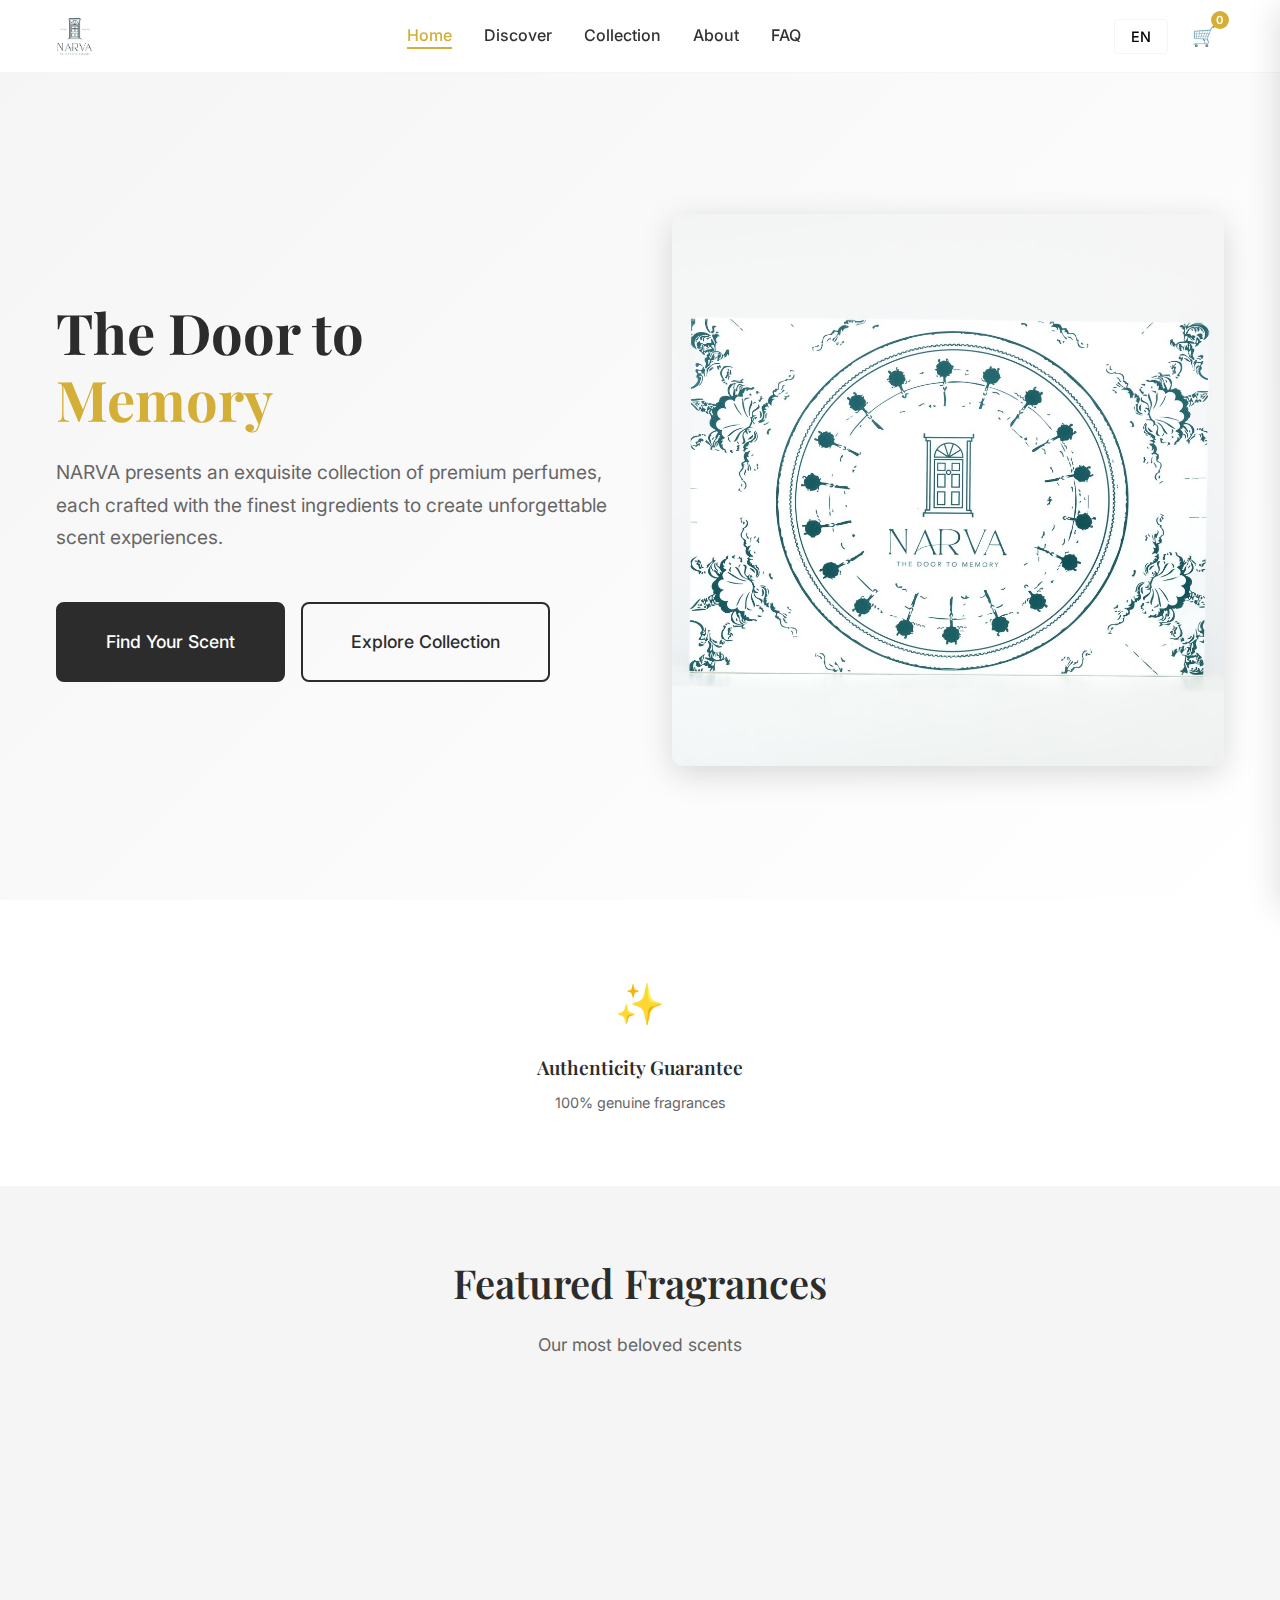
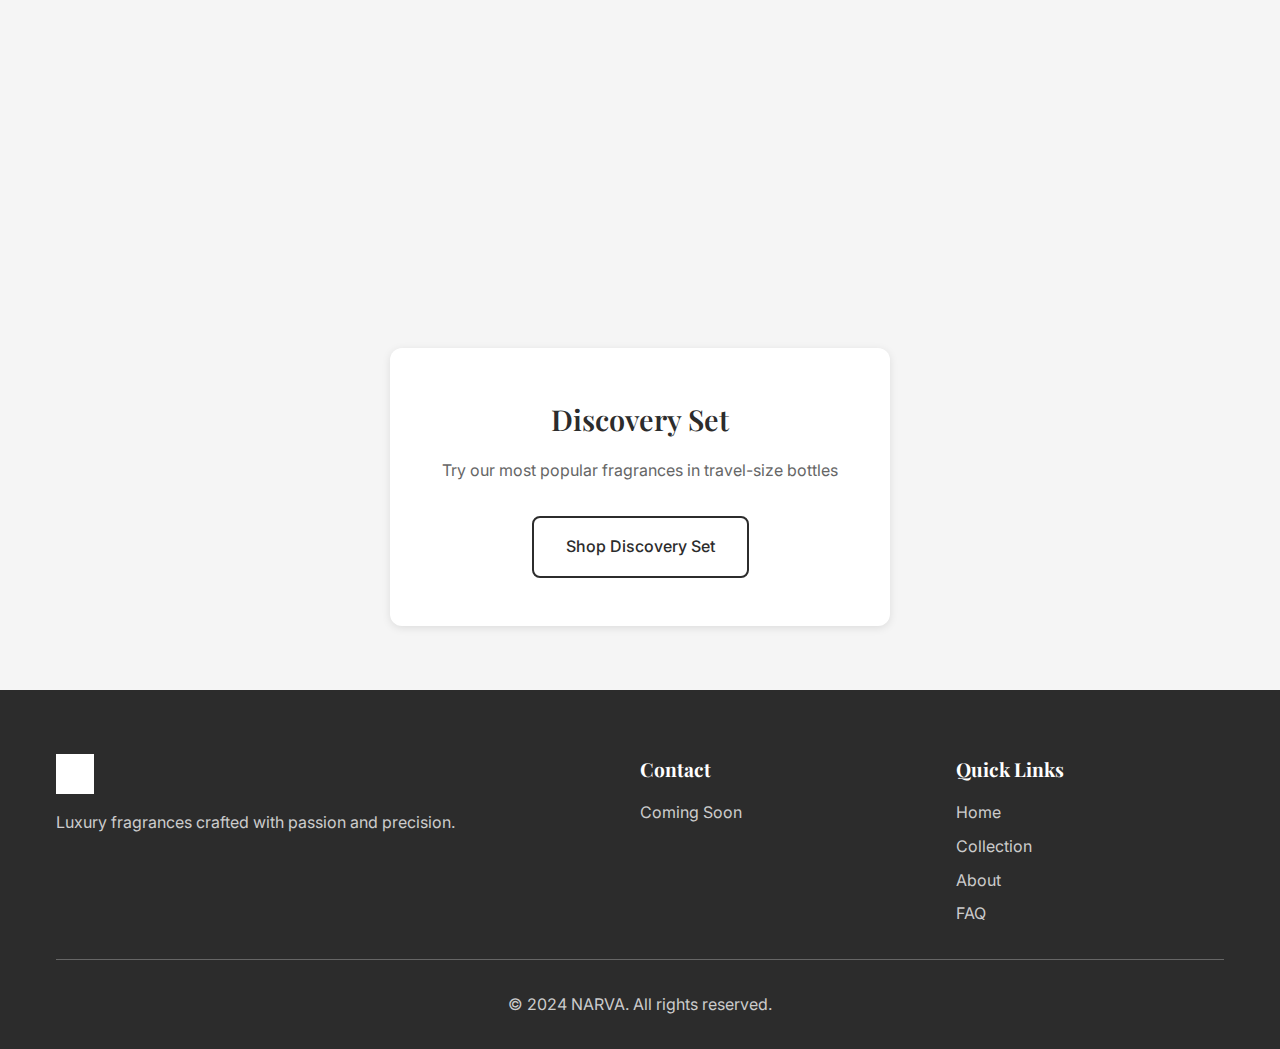
<file: index.html>
<!DOCTYPE html>
<html lang="en">
<head>
    <meta charset="UTF-8">
    <meta name="viewport" content="width=device-width, initial-scale=1.0">
    <meta name="description" content="NARVA - The Door to Memory. Discover our luxury fragrance collection crafted with the finest ingredients for unforgettable scent experiences.">
    <meta name="keywords" content="narva, luxury perfume, fragrance, oud, leather, floral scents, the door to memory">
    <title>NARVA - The Door to Memory | Luxury Fragrances</title>
    
    <!-- Language support -->
    <meta name="language" content="en">
    <meta name="alternate-language" content="ar">
    
    <!-- Preload critical resources -->
    <link rel="preload" href="./assets/NARVA-LOGO.jpg" as="image">
    <link rel="preload" href="https://fonts.googleapis.com/css2?family=Playfair+Display:wght@400;500;600;700&family=Inter:wght@300;400;500;600&display=swap" as="style">
    
    <!-- Fonts -->
    <link href="https://fonts.googleapis.com/css2?family=Playfair+Display:wght@400;500;600;700&family=Inter:wght@300;400;500;600&display=swap" rel="stylesheet">
    
    <!-- Styles -->
    <link rel="stylesheet" href="styles.css">
    
    <!-- Favicon -->
    <link rel="icon" type="image/x-icon" href="./assets/NARVA-LOGO.jpg">
</head>
<body>
    <!-- Header -->
    <header class="header" id="header">
        <div class="container">
            <nav class="nav">
                <div class="nav__logo">
                    <a href="index.html">
                        <img src="./assets/NARVA-LOGO.jpg" alt="NARVA" class="nav__logo-img">
                    </a>
                </div>
                
                <ul class="nav__menu" id="nav-menu">
                    <li class="nav__item">
                        <a href="index.html" class="nav__link active-link" data-en="Home" data-ar="الرئيسية">Home</a>
                    </li>
                    <li class="nav__item">
                        <a href="discovery.html" class="nav__link" data-en="Discover" data-ar="اكتشف">Discover</a>
                    </li>
                    <li class="nav__item">
                        <a href="collection.html" class="nav__link" data-en="Collection" data-ar="المجموعة">Collection</a>
                    </li>
                    <li class="nav__item">
                        <a href="about.html" class="nav__link" data-en="About" data-ar="حول">About</a>
                    </li>
                    <li class="nav__item">
                        <a href="faq.html" class="nav__link" data-en="FAQ" data-ar="الأسئلة الشائعة">FAQ</a>
                    </li>
                </ul>
                
                <div class="nav__actions">
                    <button class="language-toggle" id="language-toggle" data-current="en">
                        <span class="lang-text" data-en="EN" data-ar="عربي">EN</span>
                    </button>
                    <button class="cart-toggle" id="cart-toggle">
                        <span class="cart-icon">🛒</span>
                        <span class="cart-count" id="cart-count">0</span>
                    </button>
                </div>
                
                <div class="nav__toggle" id="nav-toggle">
                    <span class="nav__toggle-line"></span>
                    <span class="nav__toggle-line"></span>
                    <span class="nav__toggle-line"></span>
                </div>
            </nav>
        </div>
    </header>

    <!-- Main Content -->
    <main class="main">
        <!-- Hero Section -->
        <section class="hero" id="home">
            <div class="hero__container container">
                <div class="hero__content">
                    <h1 class="hero__title">
                        The Door to
                        <span class="hero__title-accent">Memory</span>
                    </h1>
                    <p class="hero__description">
                        NARVA presents an exquisite collection of premium perfumes, 
                        each crafted with the finest ingredients to create unforgettable scent experiences.
                    </p>
                    <div class="hero__cta-group">
                        <a href="discovery.html" class="hero__cta btn btn--primary">
                            Find Your Scent
                        </a>
                        <a href="collection.html" class="hero__cta btn btn--secondary">
                            Explore Collection
                        </a>
                    </div>
                </div>
                <div class="hero__image">
                    <img src="./assets/compress-images/1Z1A4953.jpg" alt="NARVA Luxury Perfume" class="hero__img">
                </div>
            </div>
        </section>

        <!-- Trust Elements -->
        <section class="trust-elements">
            <div class="container">
                <div class="trust__grid">
                    <div class="trust__item">
                        <div class="trust__icon">✨</div>
                        <h3 class="trust__title">Authenticity Guarantee</h3>
                        <p class="trust__text">100% genuine fragrances</p>
                    </div>

                </div>
            </div>
        </section>



        <!-- Featured Collection -->
        <section class="featured" id="featured">
            <div class="container">
                <div class="section__header">
                    <h2 class="section__title">Featured Fragrances</h2>
                    <p class="section__subtitle">Our most beloved scents</p>
                </div>
                
                <div class="featured__grid">
                    <div class="featured__card featured__card--new">
                        <div class="featured__badge">New</div>
                        <div class="featured__image">
                            <img src="./assets/compress-images/narva-ouda-1.jpg" alt="NARVA Ouda" class="featured__img">
                        </div>
                        <div class="featured__content">
                            <h3 class="featured__name">NARVA Ouda</h3>
                            <p class="featured__tagline">Opulent. Exotic. Captivating.</p>
                            <p class="featured__notes">Passion Fruit • Oud • Amber • Vanilla</p>
                            <div class="featured__mood-tags">
                                <span class="mood-tag">Luxurious</span>
                                <span class="mood-tag">Oriental</span>
                            </div>
                        </div>
                    </div>
                    
                    <div class="featured__card featured__card--bestseller">
                        <div class="featured__badge">Bestseller</div>
                        <div class="featured__image">
                            <img src="./assets/compress-images/narva-leather-1.jpg" alt="NARVA Leather" class="featured__img">
                        </div>
                        <div class="featured__content">
                            <h3 class="featured__name">NARVA Leather</h3>
                            <p class="featured__tagline">Bold. Smooth. Unforgettable.</p>
                            <p class="featured__notes">Raspberry • Saffron • Leather • Vanilla</p>
                            <div class="featured__mood-tags">
                                <span class="mood-tag">Bold</span>
                                <span class="mood-tag">Confident</span>
                            </div>
                        </div>
                    </div>
                    
                    <div class="featured__card">
                        <div class="featured__image">
                            <img src="./assets/compress-images/yanu-1.jpg" alt="Yano" class="featured__img">
                        </div>
                        <div class="featured__content">
                            <h3 class="featured__name">Yano</h3>
                            <p class="featured__tagline">Fresh. Playful. Uplifting.</p>
                            <p class="featured__notes">Yuzu • Orange Blossom • Sandalwood</p>
                            <div class="featured__mood-tags">
                                <span class="mood-tag">Fresh</span>
                                <span class="mood-tag">Playful</span>
                            </div>
                        </div>
                    </div>
                </div>
                
                <div class="featured__discovery">
                    <div class="discovery__box">
                        <h3 class="discovery__title">Discovery Set</h3>
                        <p class="discovery__description">Try our most popular fragrances in travel-size bottles</p>
                        <a href="collection.html" class="btn btn--secondary">Shop Discovery Set</a>
                    </div>
                </div>
            </div>
        </section>








    </main>

    <!-- Footer -->
    <footer class="footer">
        <div class="container">
            <div class="footer__container">
                <div class="footer__content">
                    <div class="footer__logo">
                        <img src="./assets/NARVA-LOGO.jpg" alt="NARVA" class="footer__logo-img">
                    </div>
                    <p class="footer__description">
                        Luxury fragrances crafted with passion and precision.
                    </p>
                </div>
                
                <div class="footer__info">
                    <h3 class="footer__title">Contact</h3>
                    <p class="footer__text">Coming Soon</p>
                </div>
                
                <div class="footer__links">
                    <h3 class="footer__title">Quick Links</h3>
                    <ul class="footer__list">
                        <li><a href="index.html" class="footer__link">Home</a></li>
                        <li><a href="collection.html" class="footer__link">Collection</a></li>
                        <li><a href="about.html" class="footer__link">About</a></li>
                        <li><a href="faq.html" class="footer__link">FAQ</a></li>
                    </ul>
                </div>
            </div>
            
            <div class="footer__bottom">
                <p class="footer__copy">
                    &copy; 2024 NARVA. All rights reserved.
                </p>
            </div>
        </div>
    </footer>

    <!-- Shopping Cart Sidebar -->
    <div class="cart-sidebar" id="cart-sidebar">
        <div class="cart-header">
            <h3 class="cart-title" data-en="Shopping Cart" data-ar="سلة التسوق">Shopping Cart</h3>
            <button class="cart-close" id="cart-close">×</button>
        </div>
        <div class="cart-items" id="cart-items">
            <!-- Cart items will be dynamically loaded here -->
        </div>
        <div class="cart-footer">
            <div class="cart-total">
                <span data-en="Total:" data-ar="المجموع:">Total:</span>
                <span class="cart-total-amount" id="cart-total">$0.00</span>
            </div>
            <button class="btn btn--primary checkout-btn" id="checkout-btn" data-en="Checkout" data-ar="إتمام الطلب">
                Checkout
            </button>
        </div>
    </div>
    
    <!-- Product Quick View Modal -->
    <div class="modal" id="product-modal">
        <div class="modal-content">
            <button class="modal-close" id="modal-close">×</button>
            <div class="modal-body" id="modal-body">
                <!-- Product details will be loaded here -->
            </div>
        </div>
    </div>

    <!-- Scent Quiz Modal -->
    <div class="modal" id="quiz-modal">
        <div class="modal-content modal-content--large">
            <button class="modal-close" id="quiz-close">×</button>
            <div class="quiz-container" id="quiz-container">
                <div class="quiz-header">
                    <h2 class="quiz-title">Find Your Perfect Scent</h2>
                    <p class="quiz-subtitle">Answer a few questions to discover your ideal fragrance</p>
                </div>
                <div class="quiz-progress">
                    <div class="quiz-progress-bar" id="quiz-progress-bar"></div>
                </div>
                <div class="quiz-content" id="quiz-content">
                    <!-- Quiz questions will be loaded here -->
                </div>
            </div>
        </div>
    </div>

    <!-- Scripts -->
    <script src="script.js"></script>
</body>
</html>
</file>
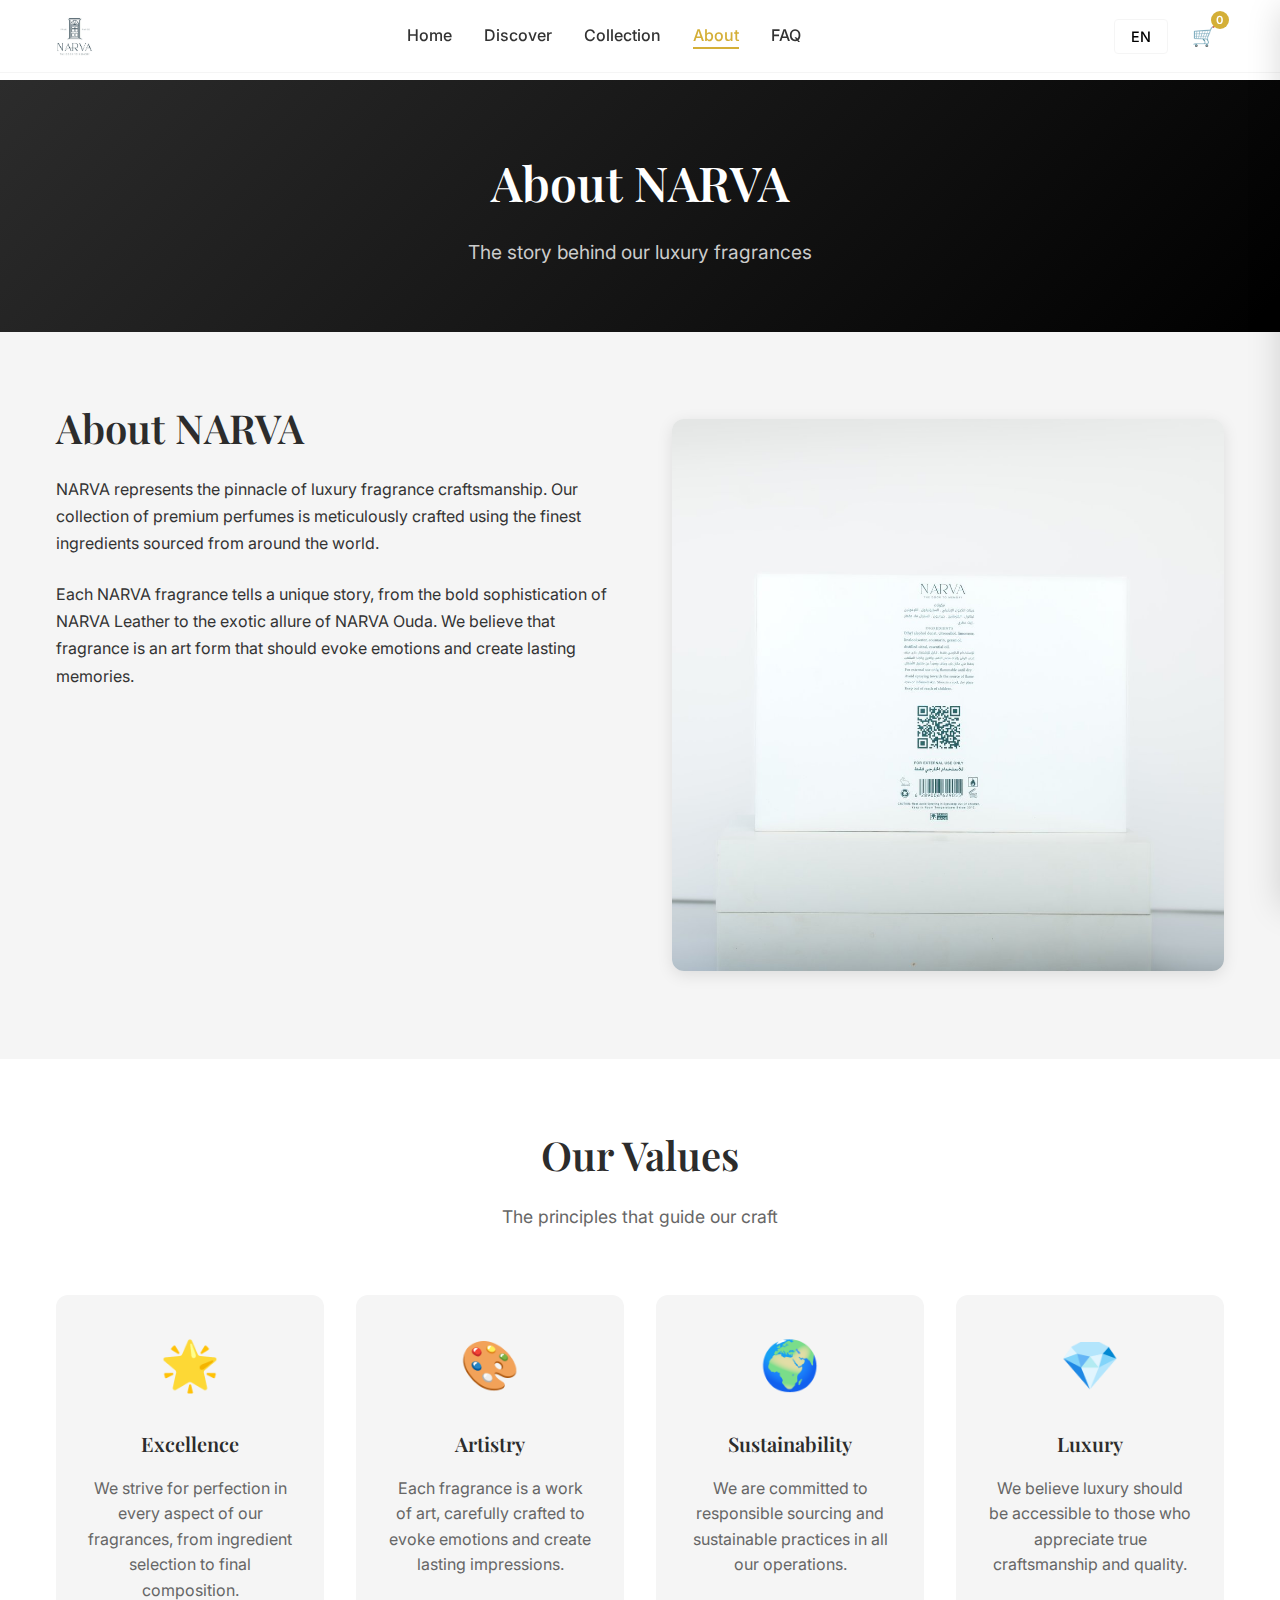
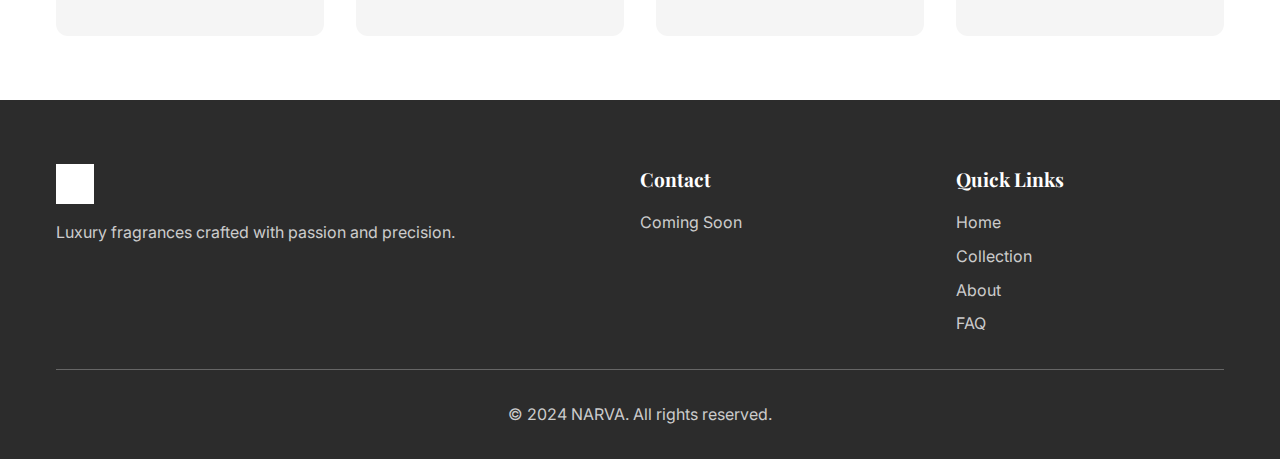
<file: about.html>
<!DOCTYPE html>
<html lang="en">
<head>
    <meta charset="UTF-8">
    <meta name="viewport" content="width=device-width, initial-scale=1.0">
    <meta name="description" content="Learn about NARVA's commitment to luxury fragrance craftsmanship and our story of creating unforgettable scent experiences.">
    <title>About - NARVA Fragrances</title>
    
    <!-- Fonts -->
    <link href="https://fonts.googleapis.com/css2?family=Playfair+Display:wght@400;500;600;700&family=Inter:wght@300;400;500;600&display=swap" rel="stylesheet">
    
    <!-- Styles -->
    <link rel="stylesheet" href="styles.css">
    
    <!-- Favicon -->
    <link rel="icon" type="image/x-icon" href="./assets/NARVA-LOGO.jpg">
</head>
<body>
    <!-- Header -->
    <header class="header" id="header">
        <div class="container">
            <nav class="nav">
                <div class="nav__logo">
                    <a href="index.html">
                        <img src="./assets/NARVA-LOGO.jpg" alt="NARVA" class="nav__logo-img">
                    </a>
                </div>
                
                <ul class="nav__menu" id="nav-menu">
                    <li class="nav__item">
                        <a href="index.html" class="nav__link">Home</a>
                    </li>
                    <li class="nav__item">
                        <a href="discovery.html" class="nav__link">Discover</a>
                    </li>
                    <li class="nav__item">
                        <a href="collection.html" class="nav__link">Collection</a>
                    </li>
                    <li class="nav__item">
                        <a href="about.html" class="nav__link active-link">About</a>
                    </li>
                    <li class="nav__item">
                        <a href="faq.html" class="nav__link">FAQ</a>
                    </li>
                </ul>
                
                <div class="nav__actions">
                    <button class="language-toggle" id="language-toggle" data-current="en">
                        <span class="lang-text" data-en="EN" data-ar="عربي">EN</span>
                    </button>
                    <button class="cart-toggle" id="cart-toggle">
                        <span class="cart-icon">🛒</span>
                        <span class="cart-count" id="cart-count">0</span>
                    </button>
                </div>
                
                <div class="nav__toggle" id="nav-toggle">
                    <span class="nav__toggle-line"></span>
                    <span class="nav__toggle-line"></span>
                    <span class="nav__toggle-line"></span>
                </div>
            </nav>
        </div>
    </header>

    <!-- Main Content -->
    <main class="main">
        <!-- Page Header -->
        <section class="page-header">
            <div class="container">
                <h1 class="page-title">About NARVA</h1>
                <p class="page-subtitle">The story behind our luxury fragrances</p>
            </div>
        </section>

        <!-- About Section -->
        <section class="about" id="about">
            <div class="container">
                <div class="about__container">
                    <div class="about__content">
                        <h2 class="section__title">About NARVA</h2>
                        <p class="about__text">
                            NARVA represents the pinnacle of luxury fragrance craftsmanship. Our collection 
                            of premium perfumes is meticulously crafted using the finest ingredients sourced 
                            from around the world.
                        </p>
                        <p class="about__text">
                            Each NARVA fragrance tells a unique story, from the bold sophistication of 
                            NARVA Leather to the exotic allure of NARVA Ouda. We believe that fragrance 
                            is an art form that should evoke emotions and create lasting memories.
                        </p>
                        <div class="about__features">
                            <div class="about__feature">
                                <h3 class="about__feature-title">Premium Ingredients</h3>
                                <p class="about__feature-text">Sourced from the finest suppliers worldwide</p>
                            </div>
                            <div class="about__feature">
                                <h3 class="about__feature-title">Expert Craftsmanship</h3>
                                <p class="about__feature-text">Each fragrance carefully composed by master perfumers</p>
                            </div>
                            <div class="about__feature">
                                <h3 class="about__feature-title">Luxury Experience</h3>
                                <p class="about__feature-text">Designed to create unforgettable scent memories</p>
                            </div>
                        </div>
                    </div>
                    <div class="about__image">
                        <img src="./assets/compress-images/1Z1A4972.jpg" alt="NARVA Craftsmanship" class="about__img">
                    </div>
                </div>
            </div>
        </section>

        <!-- Values Section -->
        <section class="values">
            <div class="container">
                <div class="section__header">
                    <h2 class="section__title">Our Values</h2>
                    <p class="section__subtitle">The principles that guide our craft</p>
                </div>
                
                <div class="values__grid">
                    <div class="values__card">
                        <div class="values__icon">🌟</div>
                        <h3 class="values__title">Excellence</h3>
                        <p class="values__description">We strive for perfection in every aspect of our fragrances, from ingredient selection to final composition.</p>
                    </div>
                    
                    <div class="values__card">
                        <div class="values__icon">🎨</div>
                        <h3 class="values__title">Artistry</h3>
                        <p class="values__description">Each fragrance is a work of art, carefully crafted to evoke emotions and create lasting impressions.</p>
                    </div>
                    
                    <div class="values__card">
                        <div class="values__icon">🌍</div>
                        <h3 class="values__title">Sustainability</h3>
                        <p class="values__description">We are committed to responsible sourcing and sustainable practices in all our operations.</p>
                    </div>
                    
                    <div class="values__card">
                        <div class="values__icon">💎</div>
                        <h3 class="values__title">Luxury</h3>
                        <p class="values__description">We believe luxury should be accessible to those who appreciate true craftsmanship and quality.</p>
                    </div>
                </div>
            </div>
        </section>
    </main>

    <!-- Footer -->
    <footer class="footer">
        <div class="container">
            <div class="footer__container">
                <div class="footer__content">
                    <div class="footer__logo">
                        <img src="./assets/NARVA-LOGO.jpg" alt="NARVA" class="footer__logo-img">
                    </div>
                    <p class="footer__description">
                        Luxury fragrances crafted with passion and precision.
                    </p>
                </div>
                
                <div class="footer__info">
                    <h3 class="footer__title">Contact</h3>
                    <p class="footer__text">Coming Soon</p>
                </div>
                
                <div class="footer__links">
                    <h3 class="footer__title">Quick Links</h3>
                    <ul class="footer__list">
                        <li><a href="index.html" class="footer__link">Home</a></li>
                        <li><a href="collection.html" class="footer__link">Collection</a></li>
                        <li><a href="about.html" class="footer__link">About</a></li>
                        <li><a href="faq.html" class="footer__link">FAQ</a></li>
                    </ul>
                </div>
            </div>
            
            <div class="footer__bottom">
                <p class="footer__copy">
                    &copy; 2024 NARVA. All rights reserved.
                </p>
            </div>
        </div>
    </footer>

    <!-- Shopping Cart Sidebar -->
    <div class="cart-sidebar" id="cart-sidebar">
        <div class="cart-header">
            <h3 class="cart-title">Shopping Cart</h3>
            <button class="cart-close" id="cart-close">×</button>
        </div>
        <div class="cart-items" id="cart-items">
            <!-- Cart items will be dynamically loaded here -->
        </div>
        <div class="cart-footer">
            <div class="cart-total">
                <span>Total:</span>
                <span class="cart-total-amount" id="cart-total">$0.00</span>
            </div>
            <button class="btn btn--primary checkout-btn" id="checkout-btn">
                Checkout
            </button>
        </div>
    </div>

    <!-- Scripts -->
    <script src="script.js"></script>
</body>
</html>
</file>
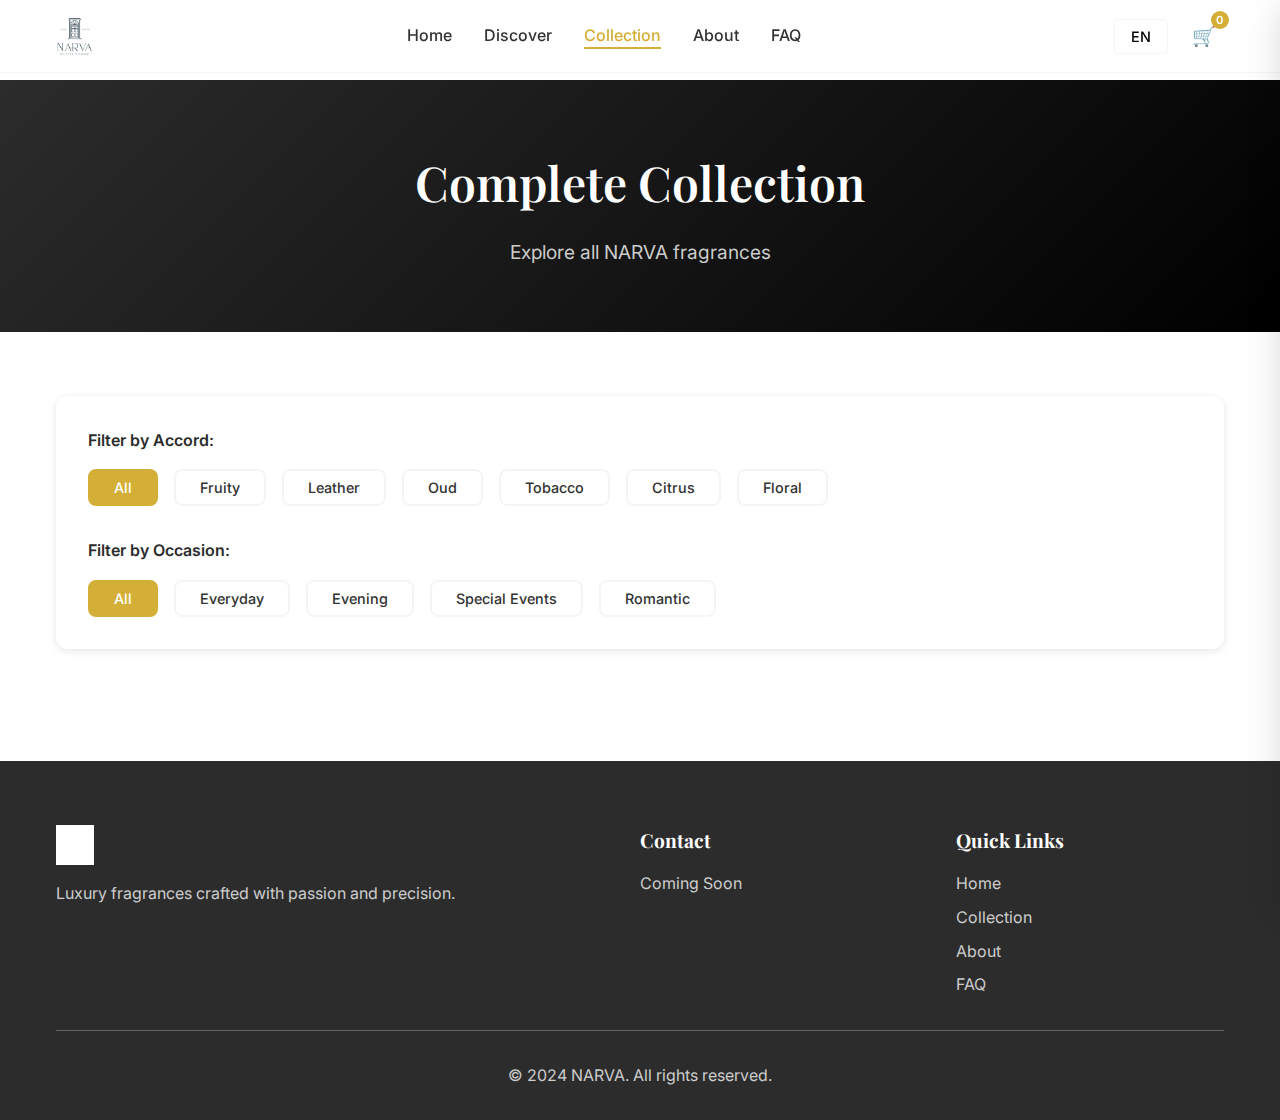
<file: collection.html>
<!DOCTYPE html>
<html lang="en">
<head>
    <meta charset="UTF-8">
    <meta name="viewport" content="width=device-width, initial-scale=1.0">
    <meta name="description" content="Explore the complete NARVA fragrance collection. Filter by accord, occasion, and mood to find your perfect scent.">
    <title>Collection - NARVA Fragrances</title>
    
    <!-- Fonts -->
    <link href="https://fonts.googleapis.com/css2?family=Playfair+Display:wght@400;500;600;700&family=Inter:wght@300;400;500;600&display=swap" rel="stylesheet">
    
    <!-- Styles -->
    <link rel="stylesheet" href="styles.css">
    
    <!-- Favicon -->
    <link rel="icon" type="image/x-icon" href="./assets/NARVA-LOGO.jpg">
</head>
<body>
    <!-- Header -->
    <header class="header" id="header">
        <div class="container">
            <nav class="nav">
                <div class="nav__logo">
                    <a href="index.html">
                        <img src="./assets/NARVA-LOGO.jpg" alt="NARVA" class="nav__logo-img">
                    </a>
                </div>
                
                <ul class="nav__menu" id="nav-menu">
                    <li class="nav__item">
                        <a href="index.html" class="nav__link">Home</a>
                    </li>
                    <li class="nav__item">
                        <a href="discovery.html" class="nav__link">Discover</a>
                    </li>
                    <li class="nav__item">
                        <a href="collection.html" class="nav__link active-link">Collection</a>
                    </li>
                    <li class="nav__item">
                        <a href="about.html" class="nav__link">About</a>
                    </li>
                    <li class="nav__item">
                        <a href="faq.html" class="nav__link">FAQ</a>
                    </li>
                </ul>
                
                <div class="nav__actions">
                    <button class="language-toggle" id="language-toggle" data-current="en">
                        <span class="lang-text" data-en="EN" data-ar="عربي">EN</span>
                    </button>
                    <button class="cart-toggle" id="cart-toggle">
                        <span class="cart-icon">🛒</span>
                        <span class="cart-count" id="cart-count">0</span>
                    </button>
                </div>
                
                <div class="nav__toggle" id="nav-toggle">
                    <span class="nav__toggle-line"></span>
                    <span class="nav__toggle-line"></span>
                    <span class="nav__toggle-line"></span>
                </div>
            </nav>
        </div>
    </header>

    <!-- Main Content -->
    <main class="main">
        <!-- Page Header -->
        <section class="page-header">
            <div class="container">
                <h1 class="page-title">Complete Collection</h1>
                <p class="page-subtitle">Explore all NARVA fragrances</p>
            </div>
        </section>

        <!-- Full Collection with Filters -->
        <section class="collection" id="collection">
            <div class="container">
                <!-- Filters -->
                <div class="collection__filters">
                    <div class="filter__group">
                        <label class="filter__label">Filter by Accord:</label>
                        <div class="filter__options">
                            <button class="filter__option active" data-filter="all">All</button>
                            <button class="filter__option" data-filter="fruity">Fruity</button>
                            <button class="filter__option" data-filter="leather">Leather</button>
                            <button class="filter__option" data-filter="oud">Oud</button>
                            <button class="filter__option" data-filter="tobacco">Tobacco</button>
                            <button class="filter__option" data-filter="citrus">Citrus</button>
                            <button class="filter__option" data-filter="floral">Floral</button>
                        </div>
                    </div>
                    
                    <div class="filter__group">
                        <label class="filter__label">Filter by Occasion:</label>
                        <div class="filter__options">
                            <button class="filter__option active" data-filter="all">All</button>
                            <button class="filter__option" data-filter="everyday">Everyday</button>
                            <button class="filter__option" data-filter="evening">Evening</button>
                            <button class="filter__option" data-filter="special">Special Events</button>
                            <button class="filter__option" data-filter="romantic">Romantic</button>
                        </div>
                    </div>
                </div>
                
                <div class="collection__grid" id="collection-grid">
                    <!-- Products will be dynamically loaded here -->
                </div>
            </div>
        </section>
    </main>

    <!-- Footer -->
    <footer class="footer">
        <div class="container">
            <div class="footer__container">
                <div class="footer__content">
                    <div class="footer__logo">
                        <img src="./assets/NARVA-LOGO.jpg" alt="NARVA" class="footer__logo-img">
                    </div>
                    <p class="footer__description">
                        Luxury fragrances crafted with passion and precision.
                    </p>
                </div>
                
                <div class="footer__info">
                    <h3 class="footer__title">Contact</h3>
                    <p class="footer__text">Coming Soon</p>
                </div>
                
                <div class="footer__links">
                    <h3 class="footer__title">Quick Links</h3>
                    <ul class="footer__list">
                        <li><a href="index.html" class="footer__link">Home</a></li>
                        <li><a href="collection.html" class="footer__link">Collection</a></li>
                        <li><a href="about.html" class="footer__link">About</a></li>
                        <li><a href="faq.html" class="footer__link">FAQ</a></li>
                    </ul>
                </div>
            </div>
            
            <div class="footer__bottom">
                <p class="footer__copy">
                    &copy; 2024 NARVA. All rights reserved.
                </p>
            </div>
        </div>
    </footer>

    <!-- Shopping Cart Sidebar -->
    <div class="cart-sidebar" id="cart-sidebar">
        <div class="cart-header">
            <h3 class="cart-title">Shopping Cart</h3>
            <button class="cart-close" id="cart-close">×</button>
        </div>
        <div class="cart-items" id="cart-items">
            <!-- Cart items will be dynamically loaded here -->
        </div>
        <div class="cart-footer">
            <div class="cart-total">
                <span>Total:</span>
                <span class="cart-total-amount" id="cart-total">$0.00</span>
            </div>
            <button class="btn btn--primary checkout-btn" id="checkout-btn">
                Checkout
            </button>
        </div>
    </div>
    
    <!-- Product Quick View Modal -->
    <div class="modal" id="product-modal">
        <div class="modal-content">
            <button class="modal-close" id="modal-close">×</button>
            <div class="modal-body" id="modal-body">
                <!-- Product details will be loaded here -->
            </div>
        </div>
    </div>

    <!-- Scripts -->
    <script src="script.js"></script>
</body>
</html>
</file>
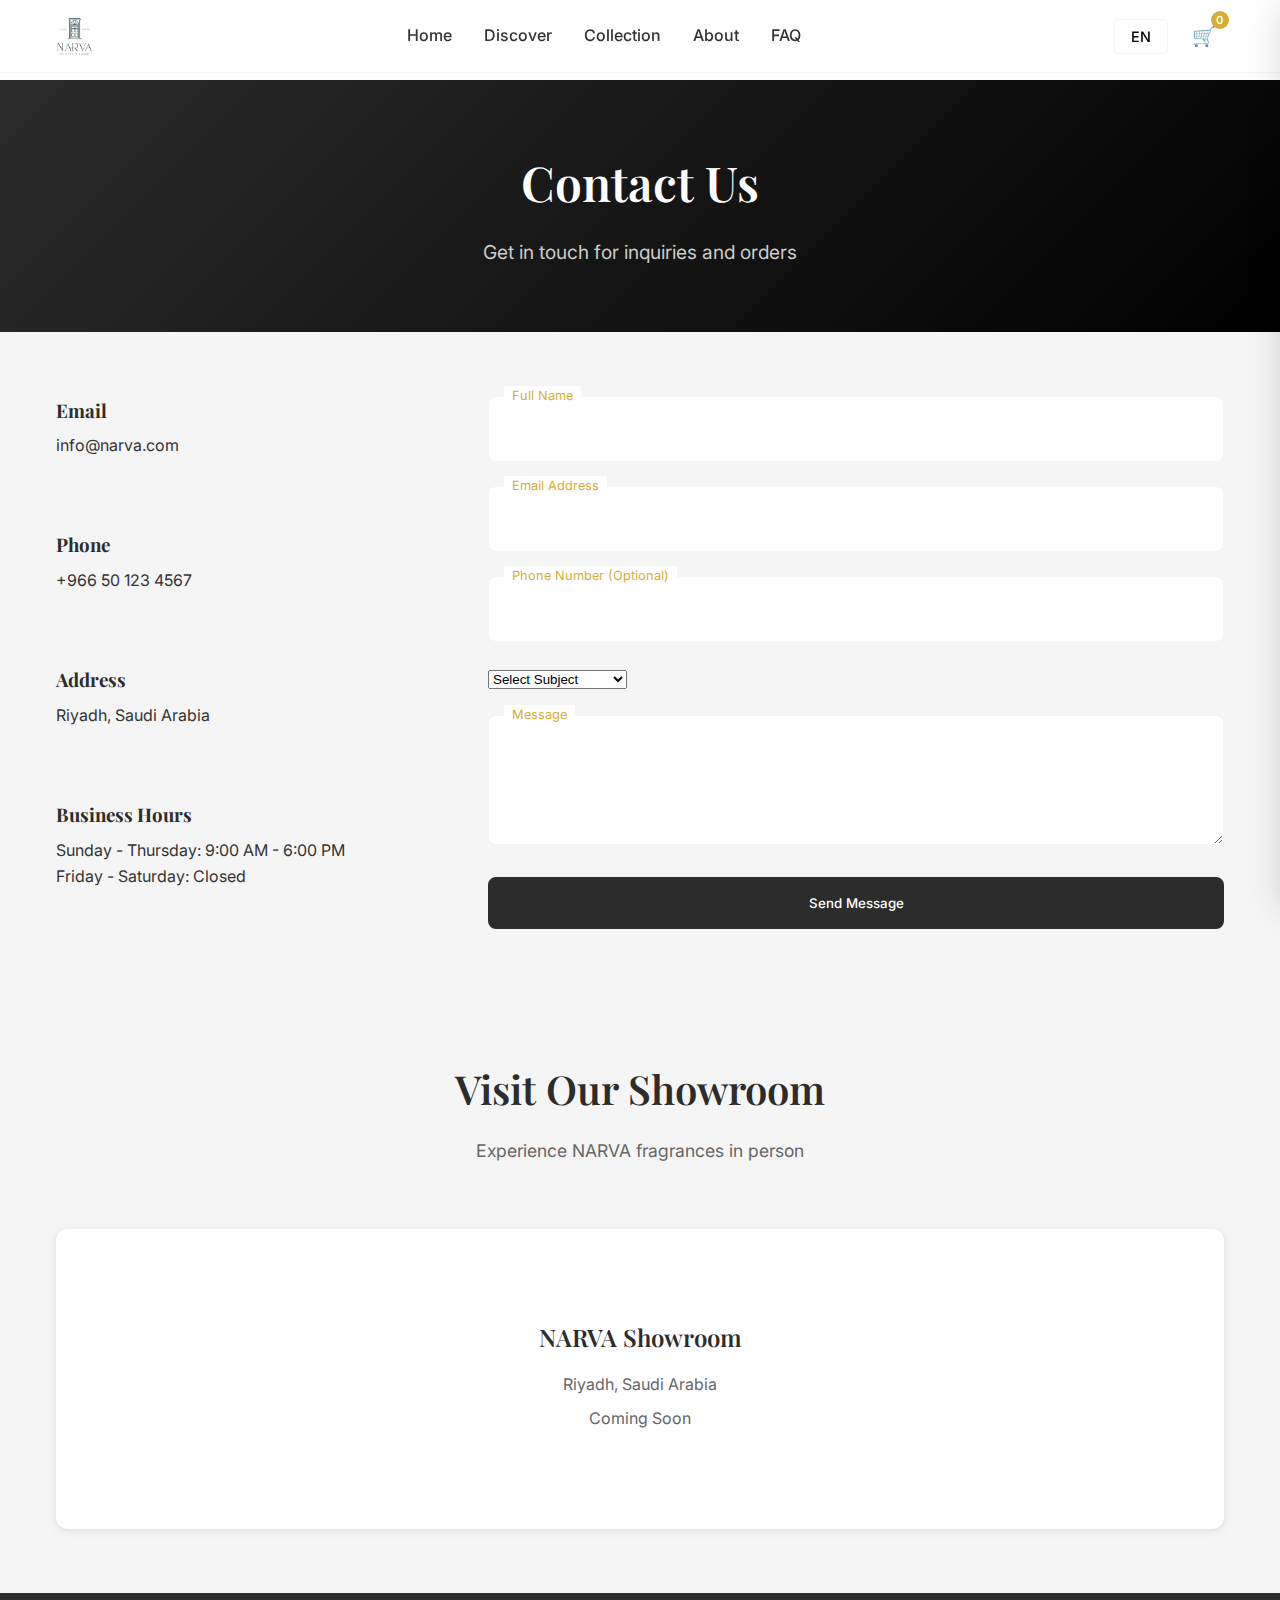
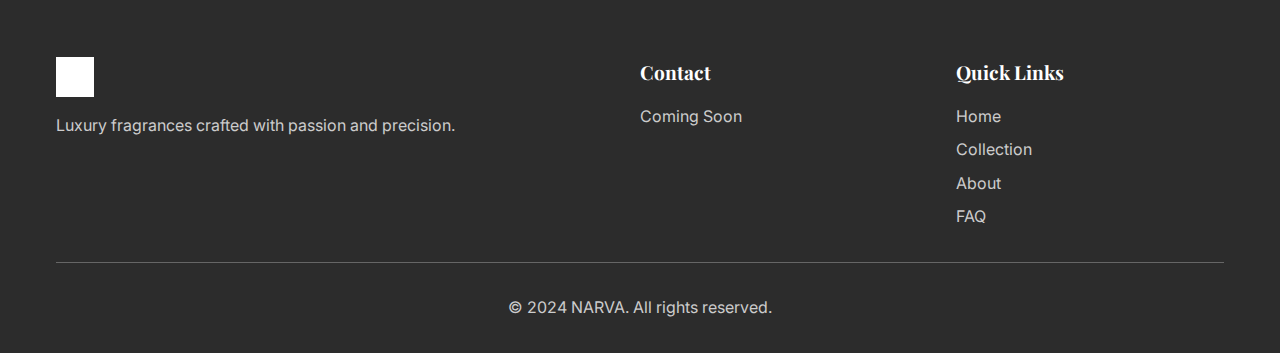
<file: contact.html>
<!DOCTYPE html>
<html lang="en">
<head>
    <meta charset="UTF-8">
    <meta name="viewport" content="width=device-width, initial-scale=1.0">
    <meta name="description" content="Get in touch with NARVA for inquiries, orders, and support. We're here to help you find your perfect fragrance.">
    <title>Contact - NARVA Fragrances</title>
    
    <!-- Fonts -->
    <link href="https://fonts.googleapis.com/css2?family=Playfair+Display:wght@400;500;600;700&family=Inter:wght@300;400;500;600&display=swap" rel="stylesheet">
    
    <!-- Styles -->
    <link rel="stylesheet" href="styles.css">
    
    <!-- Favicon -->
    <link rel="icon" type="image/x-icon" href="./assets/NARVA-LOGO.jpg">
</head>
<body>
    <!-- Header -->
    <header class="header" id="header">
        <div class="container">
            <nav class="nav">
                <div class="nav__logo">
                    <a href="index.html">
                        <img src="./assets/NARVA-LOGO.jpg" alt="NARVA" class="nav__logo-img">
                    </a>
                </div>
                
                <ul class="nav__menu" id="nav-menu">
                    <li class="nav__item">
                        <a href="index.html" class="nav__link">Home</a>
                    </li>
                    <li class="nav__item">
                        <a href="discovery.html" class="nav__link">Discover</a>
                    </li>
                    <li class="nav__item">
                        <a href="collection.html" class="nav__link">Collection</a>
                    </li>
                    <li class="nav__item">
                        <a href="about.html" class="nav__link">About</a>
                    </li>
                    <li class="nav__item">
                        <a href="faq.html" class="nav__link">FAQ</a>
                    </li>
                </ul>
                
                <div class="nav__actions">
                    <button class="language-toggle" id="language-toggle" data-current="en">
                        <span class="lang-text" data-en="EN" data-ar="عربي">EN</span>
                    </button>
                    <button class="cart-toggle" id="cart-toggle">
                        <span class="cart-icon">🛒</span>
                        <span class="cart-count" id="cart-count">0</span>
                    </button>
                </div>
                
                <div class="nav__toggle" id="nav-toggle">
                    <span class="nav__toggle-line"></span>
                    <span class="nav__toggle-line"></span>
                    <span class="nav__toggle-line"></span>
                </div>
            </nav>
        </div>
    </header>

    <!-- Main Content -->
    <main class="main">
        <!-- Page Header -->
        <section class="page-header">
            <div class="container">
                <h1 class="page-title">Contact Us</h1>
                <p class="page-subtitle">Get in touch for inquiries and orders</p>
            </div>
        </section>

        <!-- Contact Section -->
        <section class="contact" id="contact">
            <div class="container">
                <div class="contact__container">
                    <div class="contact__info">
                        <div class="contact__item">
                            <h3>Email</h3>
                            <p>info@narva.com</p>
                        </div>
                        <div class="contact__item">
                            <h3>Phone</h3>
                            <p>+966 50 123 4567</p>
                        </div>
                        <div class="contact__item">
                            <h3>Address</h3>
                            <p>Riyadh, Saudi Arabia</p>
                        </div>
                        <div class="contact__item">
                            <h3>Business Hours</h3>
                            <p>Sunday - Thursday: 9:00 AM - 6:00 PM</p>
                            <p>Friday - Saturday: Closed</p>
                        </div>
                    </div>
                    
                    <form class="contact__form" id="contact-form">
                        <div class="form__group">
                            <input type="text" id="name" name="name" required>
                            <label for="name">Full Name</label>
                        </div>
                        <div class="form__group">
                            <input type="email" id="email" name="email" required>
                            <label for="email">Email Address</label>
                        </div>
                        <div class="form__group">
                            <input type="tel" id="phone" name="phone">
                            <label for="phone">Phone Number (Optional)</label>
                        </div>
                        <div class="form__group">
                            <select id="subject" name="subject" required>
                                <option value="">Select Subject</option>
                                <option value="general">General Inquiry</option>
                                <option value="product">Product Information</option>
                                <option value="order">Order Status</option>
                                <option value="support">Customer Support</option>
                                <option value="wholesale">Wholesale Inquiry</option>
                            </select>
                        </div>
                        <div class="form__group">
                            <textarea id="message" name="message" rows="5" required></textarea>
                            <label for="message">Message</label>
                        </div>
                        <button type="submit" class="btn btn--primary">
                            Send Message
                        </button>
                    </form>
                </div>
            </div>
        </section>

        <!-- Map Section -->
        <section class="map-section">
            <div class="container">
                <div class="section__header">
                    <h2 class="section__title">Visit Our Showroom</h2>
                    <p class="section__subtitle">Experience NARVA fragrances in person</p>
                </div>
                <div class="map__container">
                    <div class="map__placeholder">
                        <div class="map__content">
                            <h3>NARVA Showroom</h3>
                            <p>Riyadh, Saudi Arabia</p>
                            <p>Coming Soon</p>
                        </div>
                    </div>
                </div>
            </div>
        </section>
    </main>

    <!-- Footer -->
    <footer class="footer">
        <div class="container">
            <div class="footer__container">
                <div class="footer__content">
                    <div class="footer__logo">
                        <img src="./assets/NARVA-LOGO.jpg" alt="NARVA" class="footer__logo-img">
                    </div>
                    <p class="footer__description">
                        Luxury fragrances crafted with passion and precision.
                    </p>
                </div>
                
                <div class="footer__info">
                    <h3 class="footer__title">Contact</h3>
                    <p class="footer__text">Coming Soon</p>
                </div>
                
                <div class="footer__links">
                    <h3 class="footer__title">Quick Links</h3>
                    <ul class="footer__list">
                        <li><a href="index.html" class="footer__link">Home</a></li>
                        <li><a href="collection.html" class="footer__link">Collection</a></li>
                        <li><a href="about.html" class="footer__link">About</a></li>
                        <li><a href="faq.html" class="footer__link">FAQ</a></li>
                    </ul>
                </div>
            </div>
            
            <div class="footer__bottom">
                <p class="footer__copy">
                    &copy; 2024 NARVA. All rights reserved.
                </p>
            </div>
        </div>
    </footer>

    <!-- Shopping Cart Sidebar -->
    <div class="cart-sidebar" id="cart-sidebar">
        <div class="cart-header">
            <h3 class="cart-title">Shopping Cart</h3>
            <button class="cart-close" id="cart-close">×</button>
        </div>
        <div class="cart-items" id="cart-items">
            <!-- Cart items will be dynamically loaded here -->
        </div>
        <div class="cart-footer">
            <div class="cart-total">
                <span>Total:</span>
                <span class="cart-total-amount" id="cart-total">$0.00</span>
            </div>
            <button class="btn btn--primary checkout-btn" id="checkout-btn">
                Checkout
            </button>
        </div>
    </div>

    <!-- Scripts -->
    <script src="script.js"></script>
</body>
</html>
</file>
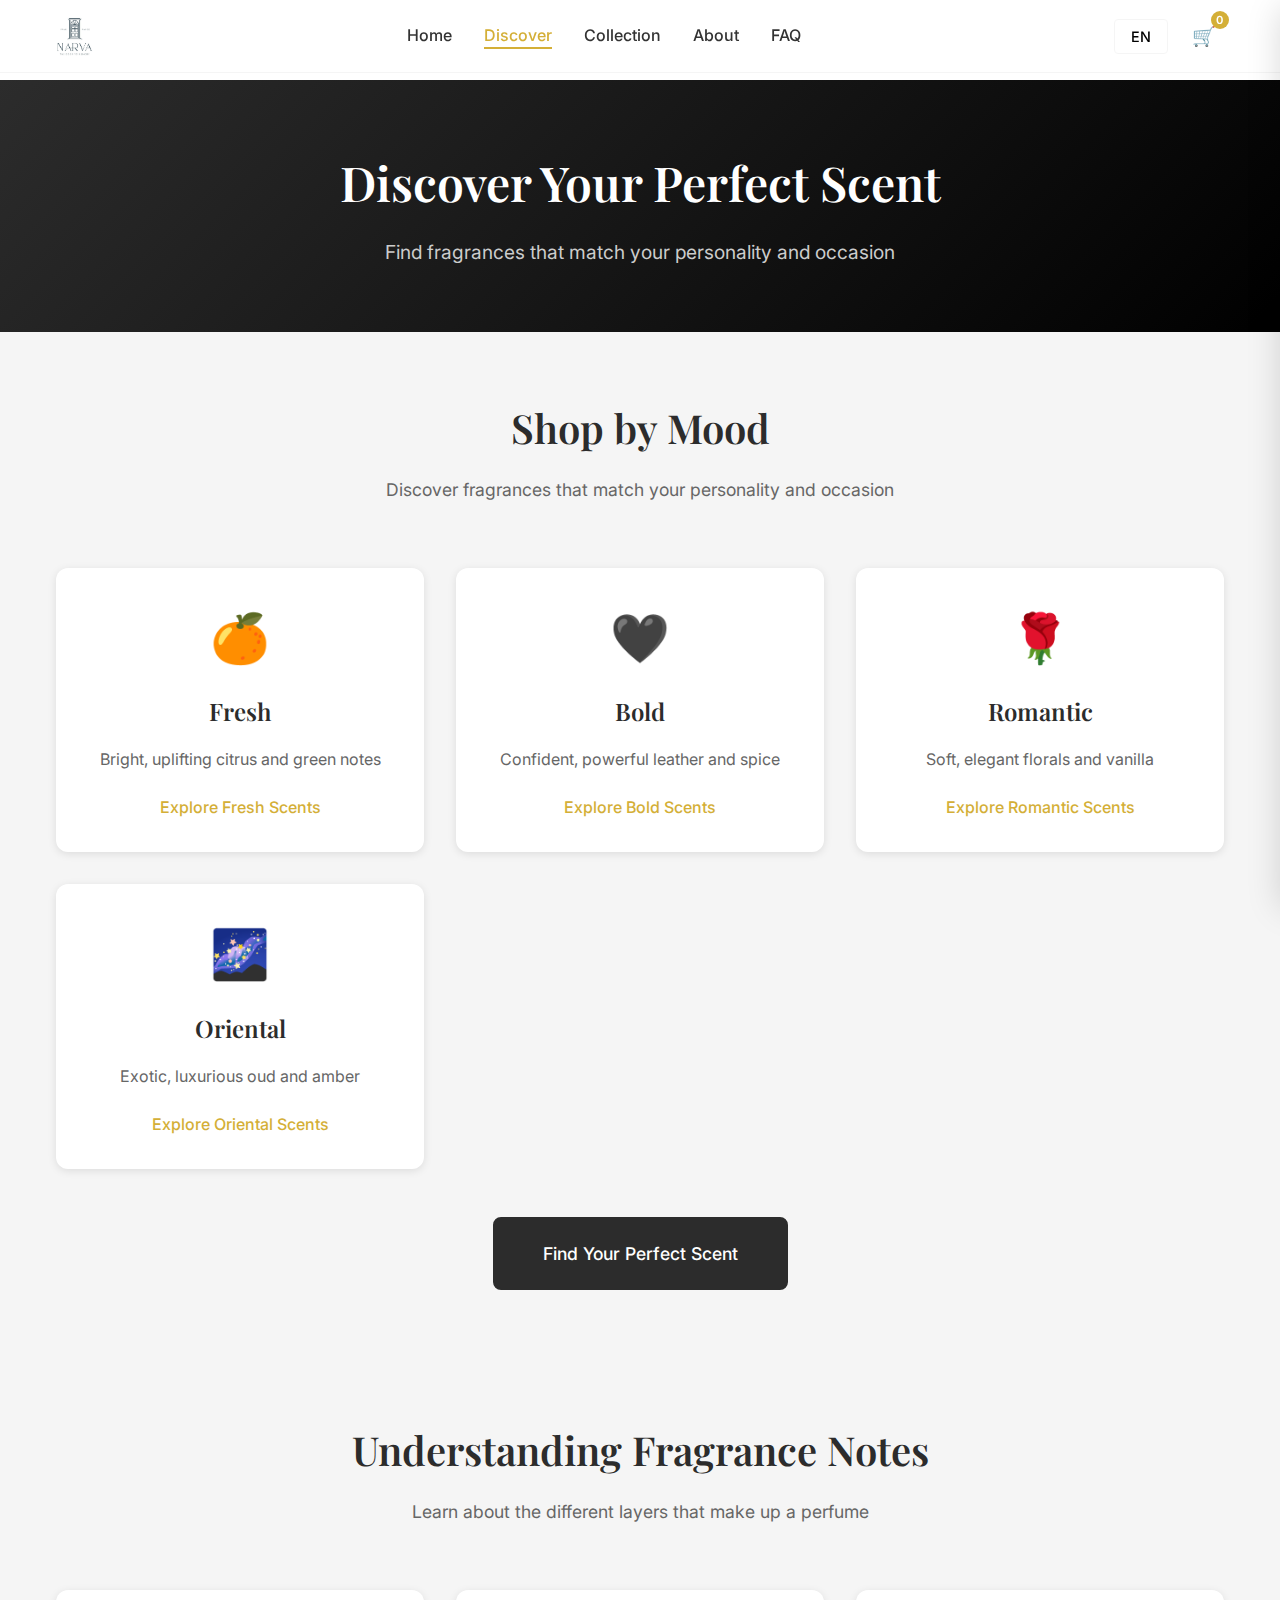
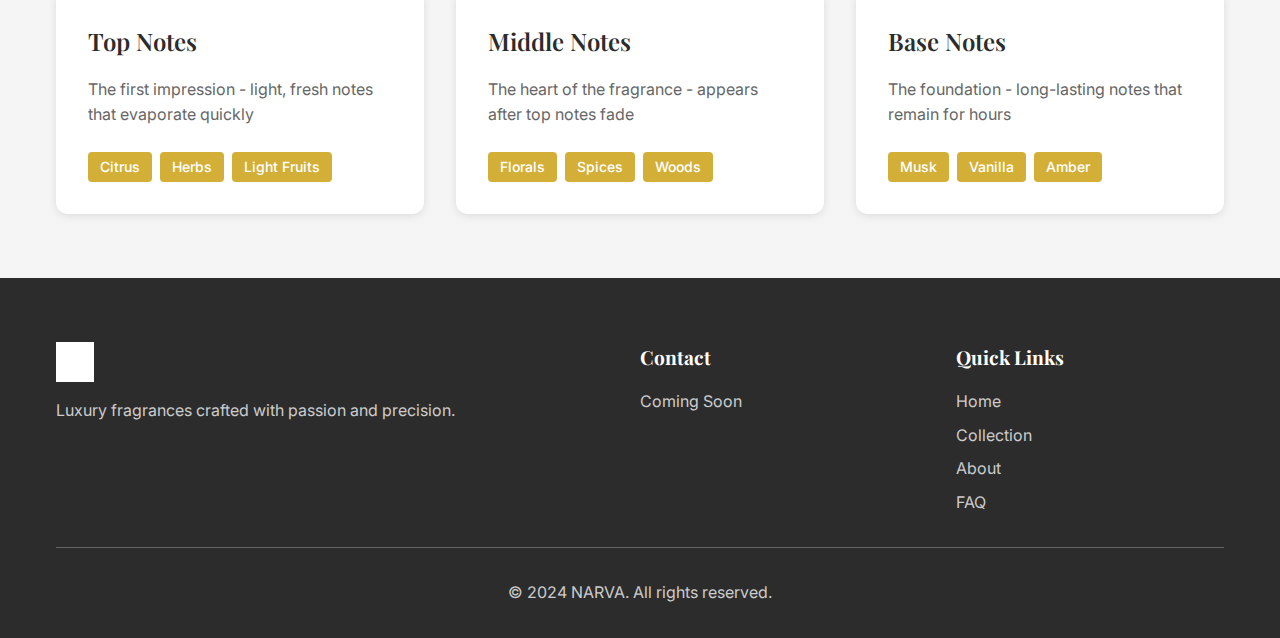
<file: discovery.html>
<!DOCTYPE html>
<html lang="en">
<head>
    <meta charset="UTF-8">
    <meta name="viewport" content="width=device-width, initial-scale=1.0">
    <meta name="description" content="Discover your perfect NARVA fragrance. Shop by mood, take our scent quiz, and find fragrances that match your personality.">
    <title>Discover - NARVA Fragrances</title>
    
    <!-- Fonts -->
    <link href="https://fonts.googleapis.com/css2?family=Playfair+Display:wght@400;500;600;700&family=Inter:wght@300;400;500;600&display=swap" rel="stylesheet">
    
    <!-- Styles -->
    <link rel="stylesheet" href="styles.css">
    
    <!-- Favicon -->
    <link rel="icon" type="image/x-icon" href="./assets/NARVA-LOGO.jpg">
</head>
<body>
    <!-- Header -->
    <header class="header" id="header">
        <div class="container">
            <nav class="nav">
                <div class="nav__logo">
                    <a href="index.html">
                        <img src="./assets/NARVA-LOGO.jpg" alt="NARVA" class="nav__logo-img">
                    </a>
                </div>
                
                <ul class="nav__menu" id="nav-menu">
                    <li class="nav__item">
                        <a href="index.html" class="nav__link">Home</a>
                    </li>
                    <li class="nav__item">
                        <a href="discovery.html" class="nav__link active-link">Discover</a>
                    </li>
                    <li class="nav__item">
                        <a href="collection.html" class="nav__link">Collection</a>
                    </li>
                    <li class="nav__item">
                        <a href="about.html" class="nav__link">About</a>
                    </li>
                    <li class="nav__item">
                        <a href="faq.html" class="nav__link">FAQ</a>
                    </li>
                </ul>
                
                <div class="nav__actions">
                    <button class="language-toggle" id="language-toggle" data-current="en">
                        <span class="lang-text" data-en="EN" data-ar="عربي">EN</span>
                    </button>
                    <button class="cart-toggle" id="cart-toggle">
                        <span class="cart-icon">🛒</span>
                        <span class="cart-count" id="cart-count">0</span>
                    </button>
                </div>
                
                <div class="nav__toggle" id="nav-toggle">
                    <span class="nav__toggle-line"></span>
                    <span class="nav__toggle-line"></span>
                    <span class="nav__toggle-line"></span>
                </div>
            </nav>
        </div>
    </header>

    <!-- Main Content -->
    <main class="main">
        <!-- Page Header -->
        <section class="page-header">
            <div class="container">
                <h1 class="page-title">Discover Your Perfect Scent</h1>
                <p class="page-subtitle">Find fragrances that match your personality and occasion</p>
            </div>
        </section>

        <!-- Mood Discovery Section -->
        <section class="mood-discovery" id="discovery">
            <div class="container">
                <div class="section__header">
                    <h2 class="section__title">Shop by Mood</h2>
                    <p class="section__subtitle">Discover fragrances that match your personality and occasion</p>
                </div>
                
                <div class="mood__grid">
                    <div class="mood__card" data-mood="fresh">
                        <div class="mood__icon">🍊</div>
                        <h3 class="mood__title">Fresh</h3>
                        <p class="mood__description">Bright, uplifting citrus and green notes</p>
                        <a href="collection.html?filter=fresh" class="mood__link">Explore Fresh Scents</a>
                    </div>
                    
                    <div class="mood__card" data-mood="bold">
                        <div class="mood__icon">🖤</div>
                        <h3 class="mood__title">Bold</h3>
                        <p class="mood__description">Confident, powerful leather and spice</p>
                        <a href="collection.html?filter=bold" class="mood__link">Explore Bold Scents</a>
                    </div>
                    
                    <div class="mood__card" data-mood="romantic">
                        <div class="mood__icon">🌹</div>
                        <h3 class="mood__title">Romantic</h3>
                        <p class="mood__description">Soft, elegant florals and vanilla</p>
                        <a href="collection.html?filter=romantic" class="mood__link">Explore Romantic Scents</a>
                    </div>
                    
                    <div class="mood__card" data-mood="oriental">
                        <div class="mood__icon">🌌</div>
                        <h3 class="mood__title">Oriental</h3>
                        <p class="mood__description">Exotic, luxurious oud and amber</p>
                        <a href="collection.html?filter=oriental" class="mood__link">Explore Oriental Scents</a>
                    </div>
                </div>
                
                <div class="discovery__cta">
                    <button class="btn btn--primary btn--large" id="quiz-trigger">
                        Find Your Perfect Scent
                    </button>
                </div>
            </div>
        </section>

        <!-- Scent Guide Section -->
        <section class="scent-guide">
            <div class="container">
                <div class="section__header">
                    <h2 class="section__title">Understanding Fragrance Notes</h2>
                    <p class="section__subtitle">Learn about the different layers that make up a perfume</p>
                </div>
                
                <div class="guide__grid">
                    <div class="guide__card">
                        <h3 class="guide__title">Top Notes</h3>
                        <p class="guide__description">The first impression - light, fresh notes that evaporate quickly</p>
                        <div class="guide__examples">
                            <span class="guide__example">Citrus</span>
                            <span class="guide__example">Herbs</span>
                            <span class="guide__example">Light Fruits</span>
                        </div>
                    </div>
                    
                    <div class="guide__card">
                        <h3 class="guide__title">Middle Notes</h3>
                        <p class="guide__description">The heart of the fragrance - appears after top notes fade</p>
                        <div class="guide__examples">
                            <span class="guide__example">Florals</span>
                            <span class="guide__example">Spices</span>
                            <span class="guide__example">Woods</span>
                        </div>
                    </div>
                    
                    <div class="guide__card">
                        <h3 class="guide__title">Base Notes</h3>
                        <p class="guide__description">The foundation - long-lasting notes that remain for hours</p>
                        <div class="guide__examples">
                            <span class="guide__example">Musk</span>
                            <span class="guide__example">Vanilla</span>
                            <span class="guide__example">Amber</span>
                        </div>
                    </div>
                </div>
            </div>
        </section>
    </main>

    <!-- Footer -->
    <footer class="footer">
        <div class="container">
            <div class="footer__container">
                <div class="footer__content">
                    <div class="footer__logo">
                        <img src="./assets/NARVA-LOGO.jpg" alt="NARVA" class="footer__logo-img">
                    </div>
                    <p class="footer__description">
                        Luxury fragrances crafted with passion and precision.
                    </p>
                </div>
                
                <div class="footer__info">
                    <h3 class="footer__title">Contact</h3>
                    <p class="footer__text">Coming Soon</p>
                </div>
                
                <div class="footer__links">
                    <h3 class="footer__title">Quick Links</h3>
                    <ul class="footer__list">
                        <li><a href="index.html" class="footer__link">Home</a></li>
                        <li><a href="collection.html" class="footer__link">Collection</a></li>
                        <li><a href="about.html" class="footer__link">About</a></li>
                        <li><a href="faq.html" class="footer__link">FAQ</a></li>
                    </ul>
                </div>
            </div>
            
            <div class="footer__bottom">
                <p class="footer__copy">
                    &copy; 2024 NARVA. All rights reserved.
                </p>
            </div>
        </div>
    </footer>

    <!-- Shopping Cart Sidebar -->
    <div class="cart-sidebar" id="cart-sidebar">
        <div class="cart-header">
            <h3 class="cart-title">Shopping Cart</h3>
            <button class="cart-close" id="cart-close">×</button>
        </div>
        <div class="cart-items" id="cart-items">
            <!-- Cart items will be dynamically loaded here -->
        </div>
        <div class="cart-footer">
            <div class="cart-total">
                <span>Total:</span>
                <span class="cart-total-amount" id="cart-total">$0.00</span>
            </div>
            <button class="btn btn--primary checkout-btn" id="checkout-btn">
                Checkout
            </button>
        </div>
    </div>

    <!-- Scent Quiz Modal -->
    <div class="modal" id="quiz-modal">
        <div class="modal-content modal-content--large">
            <button class="modal-close" id="quiz-close">×</button>
            <div class="quiz-container" id="quiz-container">
                <div class="quiz-header">
                    <h2 class="quiz-title">Find Your Perfect Scent</h2>
                    <p class="quiz-subtitle">Answer a few questions to discover your ideal fragrance</p>
                </div>
                <div class="quiz-progress">
                    <div class="quiz-progress-bar" id="quiz-progress-bar"></div>
                </div>
                <div class="quiz-content" id="quiz-content">
                    <!-- Quiz questions will be loaded here -->
                </div>
            </div>
        </div>
    </div>

    <!-- Scripts -->
    <script src="script.js"></script>
</body>
</html>
</file>
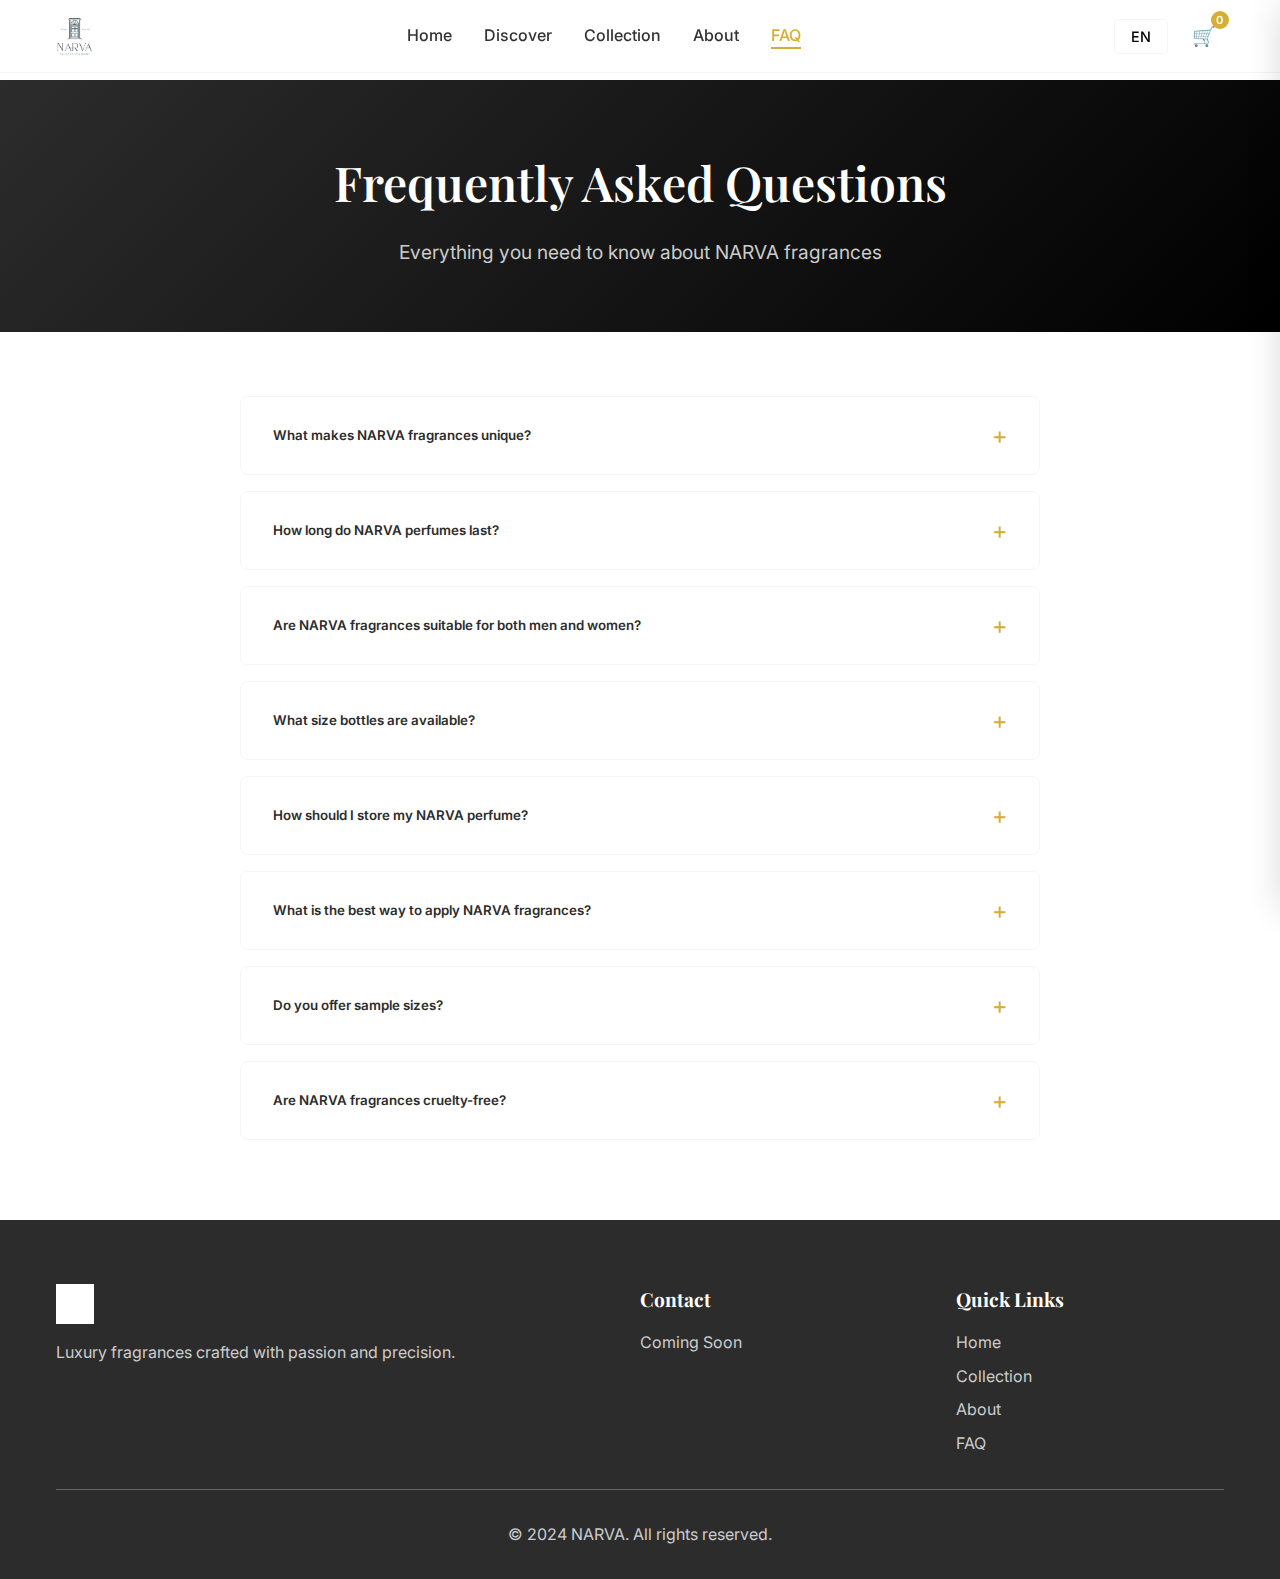
<file: faq.html>
<!DOCTYPE html>
<html lang="en">
<head>
    <meta charset="UTF-8">
    <meta name="viewport" content="width=device-width, initial-scale=1.0">
    <meta name="description" content="Find answers to frequently asked questions about NARVA fragrances, including product information, usage tips, and more.">
    <title>FAQ - NARVA Fragrances</title>
    
    <!-- Fonts -->
    <link href="https://fonts.googleapis.com/css2?family=Playfair+Display:wght@400;500;600;700&family=Inter:wght@300;400;500;600&display=swap" rel="stylesheet">
    
    <!-- Styles -->
    <link rel="stylesheet" href="styles.css">
    
    <!-- Favicon -->
    <link rel="icon" type="image/x-icon" href="./assets/NARVA-LOGO.jpg">
</head>
<body>
    <!-- Header -->
    <header class="header" id="header">
        <div class="container">
            <nav class="nav">
                <div class="nav__logo">
                    <a href="index.html">
                        <img src="./assets/NARVA-LOGO.jpg" alt="NARVA" class="nav__logo-img">
                    </a>
                </div>
                
                <ul class="nav__menu" id="nav-menu">
                    <li class="nav__item">
                        <a href="index.html" class="nav__link">Home</a>
                    </li>
                    <li class="nav__item">
                        <a href="discovery.html" class="nav__link">Discover</a>
                    </li>
                    <li class="nav__item">
                        <a href="collection.html" class="nav__link">Collection</a>
                    </li>
                    <li class="nav__item">
                        <a href="about.html" class="nav__link">About</a>
                    </li>
                    <li class="nav__item">
                        <a href="faq.html" class="nav__link active-link">FAQ</a>
                    </li>
                </ul>
                
                <div class="nav__actions">
                    <button class="language-toggle" id="language-toggle" data-current="en">
                        <span class="lang-text" data-en="EN" data-ar="عربي">EN</span>
                    </button>
                    <button class="cart-toggle" id="cart-toggle">
                        <span class="cart-icon">🛒</span>
                        <span class="cart-count" id="cart-count">0</span>
                    </button>
                </div>
                
                <div class="nav__toggle" id="nav-toggle">
                    <span class="nav__toggle-line"></span>
                    <span class="nav__toggle-line"></span>
                    <span class="nav__toggle-line"></span>
                </div>
            </nav>
        </div>
    </header>

    <!-- Main Content -->
    <main class="main">
        <!-- Page Header -->
        <section class="page-header">
            <div class="container">
                <h1 class="page-title">Frequently Asked Questions</h1>
                <p class="page-subtitle">Everything you need to know about NARVA fragrances</p>
            </div>
        </section>

        <!-- FAQ Section -->
        <section class="faq" id="faq">
            <div class="container">
                <div class="faq__container">
                    <div class="faq__item">
                        <button class="faq__header">
                            <span class="faq__title">What makes NARVA fragrances unique?</span>
                            <span class="faq__icon">+</span>
                        </button>
                        <div class="faq__content">
                            <p class="faq__text">
                                NARVA fragrances are crafted with premium ingredients and expert artisanship. 
                                Each scent is carefully composed to create a unique olfactory experience that 
                                reflects luxury and sophistication.
                            </p>
                        </div>
                    </div>
                    
                    <div class="faq__item">
                        <button class="faq__header">
                            <span class="faq__title">How long do NARVA perfumes last?</span>
                            <span class="faq__icon">+</span>
                        </button>
                        <div class="faq__content">
                            <p class="faq__text">
                                Our Eau de Parfum concentration ensures long-lasting wear, typically 6-8 hours 
                                depending on skin type and environmental conditions. Some of our richer 
                                compositions like NARVA Ouda can last even longer.
                            </p>
                        </div>
                    </div>
                    
                    <div class="faq__item">
                        <button class="faq__header">
                            <span class="faq__title">Are NARVA fragrances suitable for both men and women?</span>
                            <span class="faq__icon">+</span>
                        </button>
                        <div class="faq__content">
                            <p class="faq__text">
                                Most of our collection features unisex fragrances designed to be enjoyed by 
                                anyone who appreciates fine perfumery. Some scents like NARVA Layla are 
                                specifically crafted with feminine preferences in mind.
                            </p>
                        </div>
                    </div>
                    
                    <div class="faq__item">
                        <button class="faq__header">
                            <span class="faq__title">What size bottles are available?</span>
                            <span class="faq__icon">+</span>
                        </button>
                        <div class="faq__content">
                            <p class="faq__text">
                                All NARVA fragrances are available in 100ml bottles with Eau de Parfum 
                                concentration, providing excellent value and longevity for your investment 
                                in luxury fragrance.
                            </p>
                        </div>
                    </div>
                    
                    <div class="faq__item">
                        <button class="faq__header">
                            <span class="faq__title">How should I store my NARVA perfume?</span>
                            <span class="faq__icon">+</span>
                        </button>
                        <div class="faq__content">
                            <p class="faq__text">
                                Store your perfume in a cool, dry place away from direct sunlight and 
                                extreme temperatures. Keep the bottle upright and tightly closed to 
                                maintain the fragrance's integrity and longevity.
                            </p>
                        </div>
                    </div>
                    
                    <div class="faq__item">
                        <button class="faq__header">
                            <span class="faq__title">What is the best way to apply NARVA fragrances?</span>
                            <span class="faq__icon">+</span>
                        </button>
                        <div class="faq__content">
                            <p class="faq__text">
                                Apply to pulse points like wrists, neck, and behind ears. Start with 1-2 sprays 
                                and adjust based on the fragrance's intensity. For longer-lasting wear, 
                                apply to moisturized skin.
                            </p>
                        </div>
                    </div>
                    
                    <div class="faq__item">
                        <button class="faq__header">
                            <span class="faq__title">Do you offer sample sizes?</span>
                            <span class="faq__icon">+</span>
                        </button>
                        <div class="faq__content">
                            <p class="faq__text">
                                Yes! We offer a Discovery Set featuring our most popular fragrances in 
                                travel-size bottles, perfect for trying different scents before committing 
                                to a full bottle.
                            </p>
                        </div>
                    </div>
                    
                    <div class="faq__item">
                        <button class="faq__header">
                            <span class="faq__title">Are NARVA fragrances cruelty-free?</span>
                            <span class="faq__icon">+</span>
                        </button>
                        <div class="faq__content">
                            <p class="faq__text">
                                Yes, all NARVA fragrances are cruelty-free and we are committed to 
                                ethical practices in our production process.
                            </p>
                        </div>
                    </div>
                </div>
            </div>
        </section>
    </main>

    <!-- Footer -->
    <footer class="footer">
        <div class="container">
            <div class="footer__container">
                <div class="footer__content">
                    <div class="footer__logo">
                        <img src="./assets/NARVA-LOGO.jpg" alt="NARVA" class="footer__logo-img">
                    </div>
                    <p class="footer__description">
                        Luxury fragrances crafted with passion and precision.
                    </p>
                </div>
                
                <div class="footer__info">
                    <h3 class="footer__title">Contact</h3>
                    <p class="footer__text">Coming Soon</p>
                </div>
                
                <div class="footer__links">
                    <h3 class="footer__title">Quick Links</h3>
                    <ul class="footer__list">
                        <li><a href="index.html" class="footer__link">Home</a></li>
                        <li><a href="collection.html" class="footer__link">Collection</a></li>
                        <li><a href="about.html" class="footer__link">About</a></li>
                        <li><a href="faq.html" class="footer__link">FAQ</a></li>
                    </ul>
                </div>
            </div>
            
            <div class="footer__bottom">
                <p class="footer__copy">
                    &copy; 2024 NARVA. All rights reserved.
                </p>
            </div>
        </div>
    </footer>

    <!-- Shopping Cart Sidebar -->
    <div class="cart-sidebar" id="cart-sidebar">
        <div class="cart-header">
            <h3 class="cart-title">Shopping Cart</h3>
            <button class="cart-close" id="cart-close">×</button>
        </div>
        <div class="cart-items" id="cart-items">
            <!-- Cart items will be dynamically loaded here -->
        </div>
        <div class="cart-footer">
            <div class="cart-total">
                <span>Total:</span>
                <span class="cart-total-amount" id="cart-total">$0.00</span>
            </div>
            <button class="btn btn--primary checkout-btn" id="checkout-btn">
                Checkout
            </button>
        </div>
    </div>

    <!-- Scripts -->
    <script src="script.js"></script>
</body>
</html>
</file>
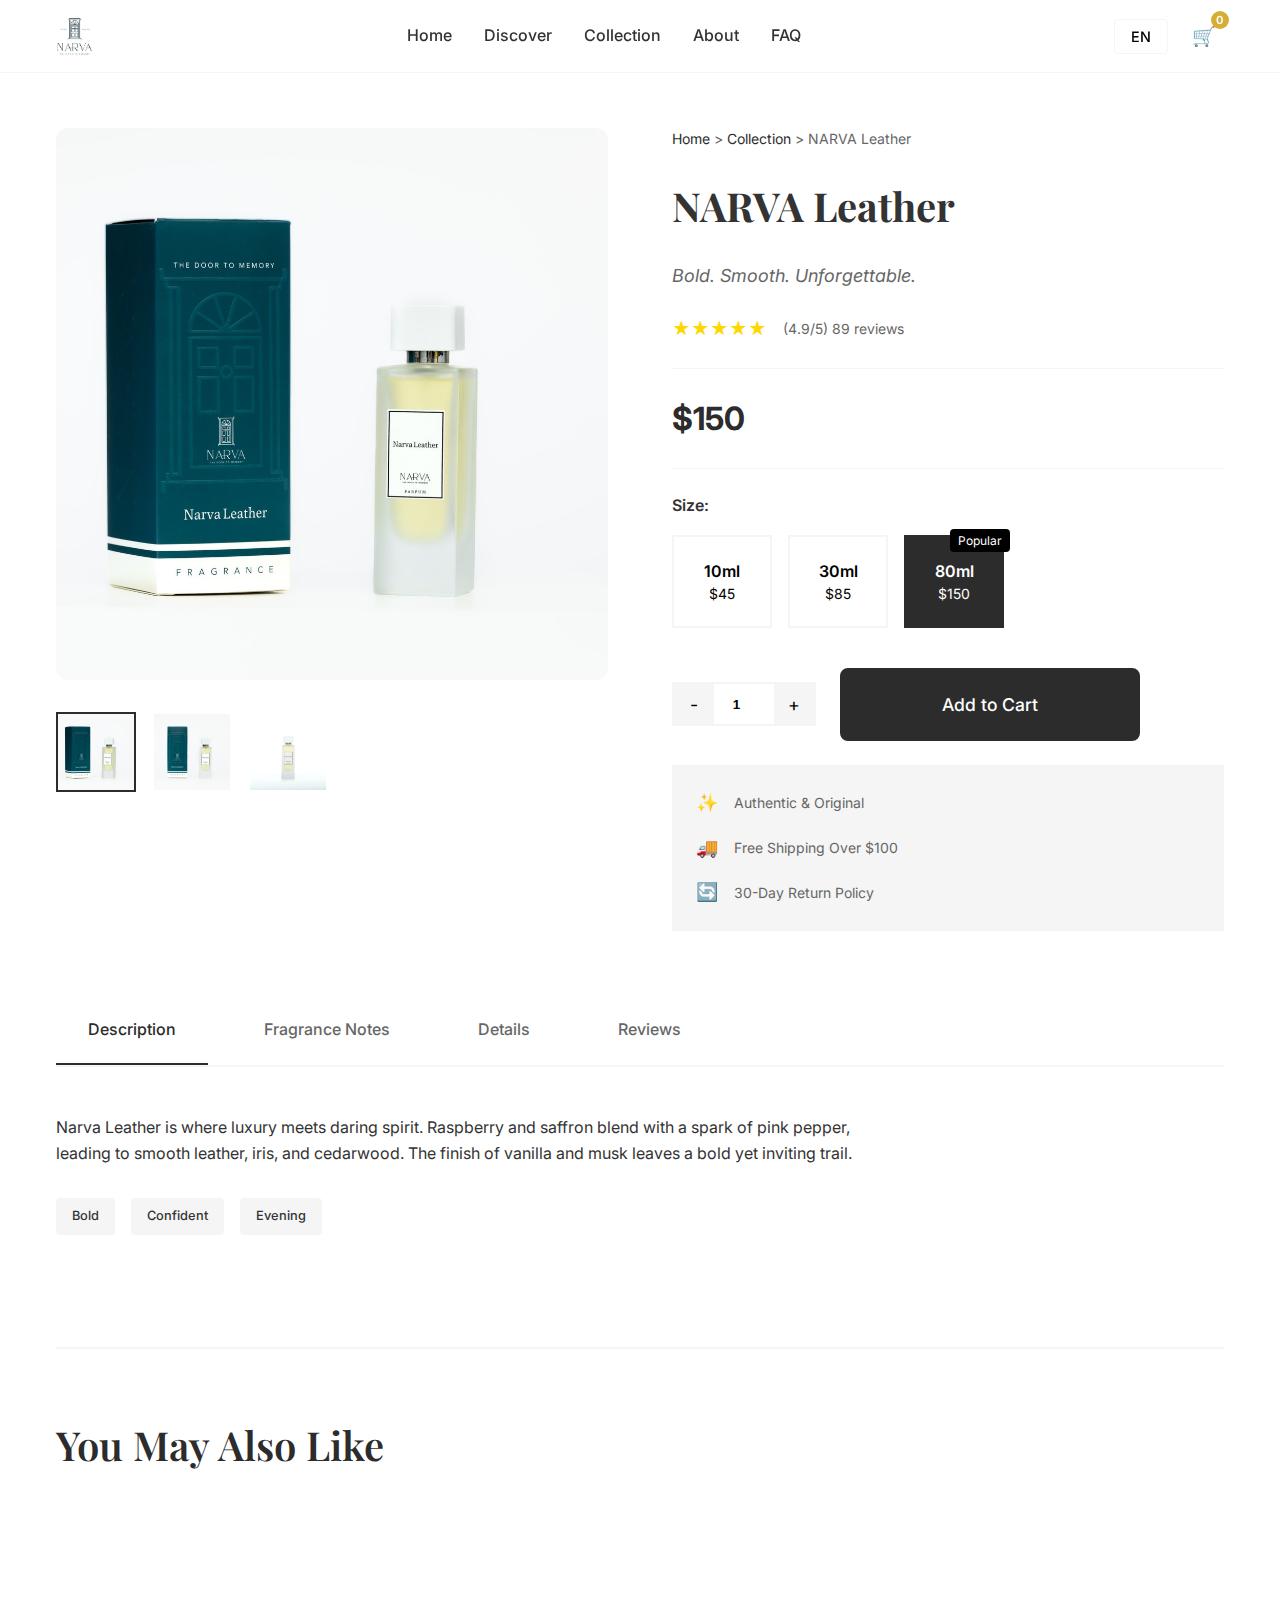
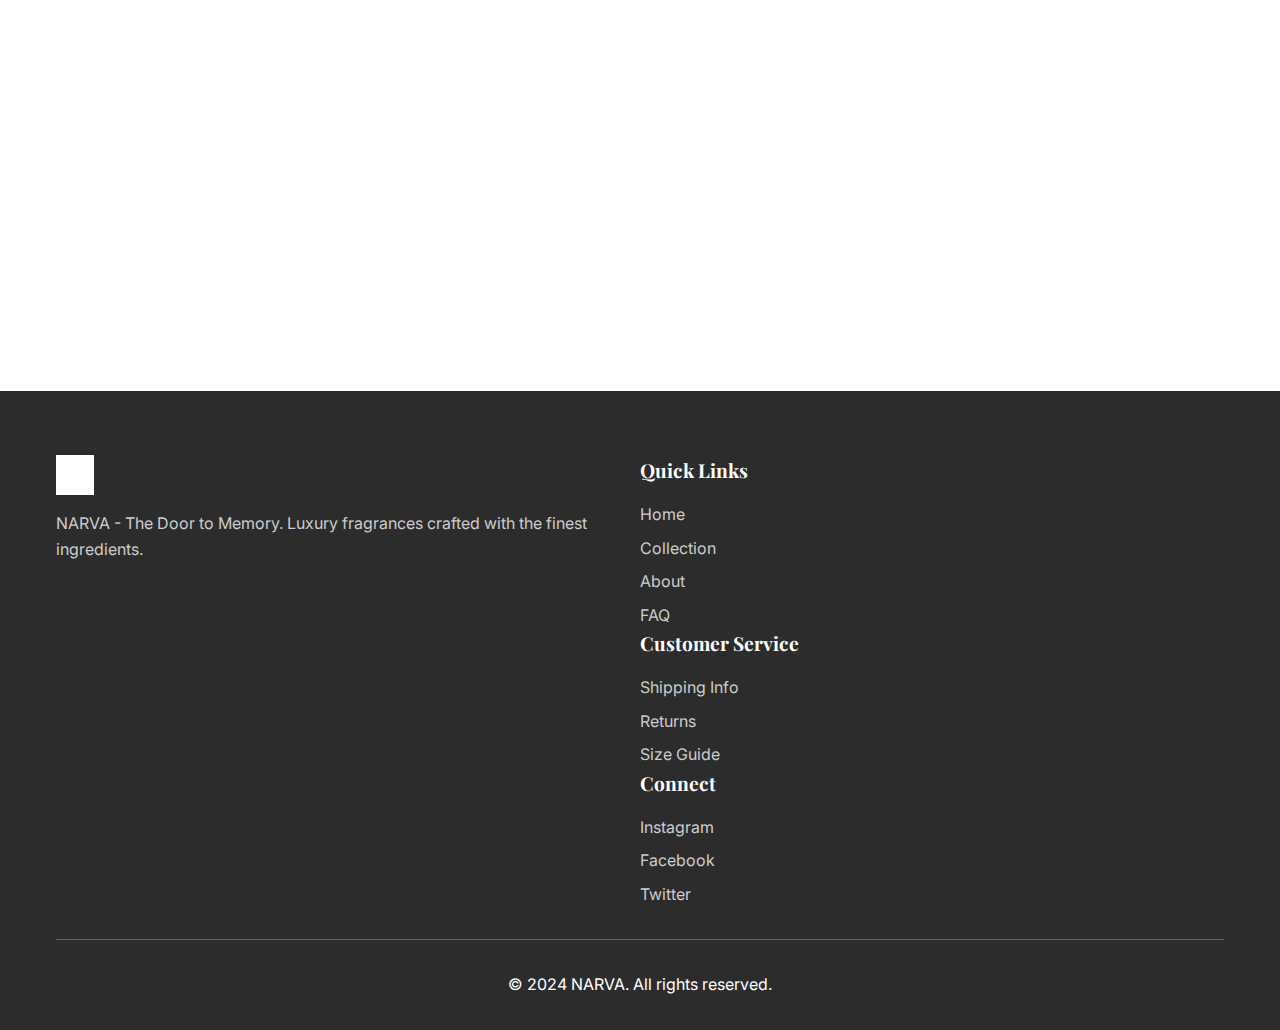
<file: narva-leather.html>
<!DOCTYPE html>
<html lang="en">
<head>
    <meta charset="UTF-8">
    <meta name="viewport" content="width=device-width, initial-scale=1.0">
    <meta name="description" content="NARVA Leather - Bold. Smooth. Unforgettable. Luxury leather fragrance with raspberry, saffron, and vanilla.">
    <title>NARVA Leather - Bold Leather Fragrance | NARVA</title>
    
    <!-- Fonts -->
    <link href="https://fonts.googleapis.com/css2?family=Playfair+Display:wght@400;500;600;700&family=Inter:wght@300;400;500;600&display=swap" rel="stylesheet">
    
    <!-- Styles -->
    <link rel="stylesheet" href="styles.css">
    
    <!-- Favicon -->
    <link rel="icon" type="image/x-icon" href="./assets/NARVA-LOGO.jpg">
</head>
<body>
    <!-- Header -->
    <header class="header" id="header">
        <div class="container">
            <nav class="nav">
                <div class="nav__logo">
                    <a href="index.html">
                        <img src="./assets/NARVA-LOGO.jpg" alt="NARVA" class="nav__logo-img">
                    </a>
                </div>
                
                <ul class="nav__menu" id="nav-menu">
                    <li class="nav__item">
                        <a href="index.html" class="nav__link">Home</a>
                    </li>
                    <li class="nav__item">
                        <a href="discovery.html" class="nav__link">Discover</a>
                    </li>
                    <li class="nav__item">
                        <a href="collection.html" class="nav__link">Collection</a>
                    </li>
                    <li class="nav__item">
                        <a href="about.html" class="nav__link">About</a>
                    </li>
                    <li class="nav__item">
                        <a href="faq.html" class="nav__link">FAQ</a>
                    </li>
                </ul>
                
                <div class="nav__actions">
                    <button class="language-toggle" id="language-toggle" data-current="en">
                        <span class="lang-text" data-en="EN" data-ar="عربي">EN</span>
                    </button>
                    <button class="cart-toggle" id="cart-toggle">
                        <span class="cart-icon">🛒</span>
                        <span class="cart-count" id="cart-count">0</span>
                    </button>
                </div>
                
                <div class="nav__toggle" id="nav-toggle">
                    <span class="nav__toggle-line"></span>
                    <span class="nav__toggle-line"></span>
                    <span class="nav__toggle-line"></span>
                </div>
            </nav>
        </div>
    </header>

    <!-- Main Content -->
    <main class="main">
        <!-- Product Detail Section -->
        <section class="product-detail">
            <div class="container">
                <div class="product__container">
                    <!-- Product Images -->
                    <div class="product__images">
                        <div class="product__main-image">
                            <img src="./assets/compress-images/narva-leather-1.jpg" alt="NARVA Leather" class="product__img">
                        </div>
                        <div class="product__thumbnail-gallery">
                            <div class="thumbnail active" data-image="./assets/compress-images/narva-leather-1.jpg">
                                <img src="./assets/compress-images/narva-leather-1.jpg" alt="NARVA Leather view 1">
                            </div>
                            <div class="thumbnail" data-image="./assets/compress-images/narva-leather-2.jpg">
                                <img src="./assets/compress-images/narva-leather-2.jpg" alt="NARVA Leather view 2">
                            </div>
                            <div class="thumbnail" data-image="./assets/compress-images/narva-leather-3.jpg">
                                <img src="./assets/compress-images/narva-leather-3.jpg" alt="NARVA Leather view 3">
                            </div>
                        </div>
                    </div>

                    <!-- Product Information -->
                    <div class="product__info">
                        <div class="product__breadcrumb">
                            <a href="index.html">Home</a> > 
                            <a href="collection.html">Collection</a> > 
                            <span>NARVA Leather</span>
                        </div>

                        <h1 class="product__title">NARVA Leather</h1>
                        <p class="product__tagline">Bold. Smooth. Unforgettable.</p>
                        
                        <div class="product__rating">
                            <div class="stars">★★★★★</div>
                            <span class="rating-text">(4.9/5) 89 reviews</span>
                        </div>

                        <div class="product__price-section">
                            <div class="price__display">
                                <span class="price__current" id="product-price">$150</span>
                            </div>
                        </div>

                        <!-- Size Selection -->
                        <div class="product__options">
                            <div class="option-group">
                                <label class="option-label">Size:</label>
                                <div class="size-options">
                                    <button class="size-option" data-size="10ml" data-price="45">
                                        <span class="size-text">10ml</span>
                                        <span class="size-price">$45</span>
                                    </button>
                                    <button class="size-option" data-size="30ml" data-price="85">
                                        <span class="size-text">30ml</span>
                                        <span class="size-price">$85</span>
                                    </button>
                                    <button class="size-option active" data-size="80ml" data-price="150">
                                        <span class="size-text">80ml</span>
                                        <span class="size-price">$150</span>
                                        <span class="size-badge">Popular</span>
                                    </button>
                                </div>
                            </div>
                        </div>

                        <!-- Add to Cart -->
                        <div class="product__actions">
                            <div class="quantity-selector">
                                <button class="qty-btn" id="qty-minus">-</button>
                                <input type="number" class="qty-input" id="qty-input" value="1" min="1" max="10">
                                <button class="qty-btn" id="qty-plus">+</button>
                            </div>
                            <button class="btn btn--primary btn--large add-to-cart">
                                Add to Cart
                            </button>
                        </div>

                        <!-- Product Features -->
                        <div class="product__features">
                            <div class="feature">
                                <span class="feature-icon">✨</span>
                                <span class="feature-text">Authentic & Original</span>
                            </div>
                            <div class="feature">
                                <span class="feature-icon">🚚</span>
                                <span class="feature-text">Free Shipping Over $100</span>
                            </div>
                            <div class="feature">
                                <span class="feature-icon">🔄</span>
                                <span class="feature-text">30-Day Return Policy</span>
                            </div>
                        </div>
                    </div>
                </div>

                <!-- Product Details Tabs -->
                <div class="product__tabs">
                    <div class="tabs__header">
                        <button class="tab__btn active" data-tab="description">Description</button>
                        <button class="tab__btn" data-tab="notes">Fragrance Notes</button>
                        <button class="tab__btn" data-tab="details">Details</button>
                        <button class="tab__btn" data-tab="reviews">Reviews</button>
                    </div>

                    <div class="tabs__content">
                        <div class="tab__panel active" id="description">
                            <div class="description__content">
                                <p>Narva Leather is where luxury meets daring spirit. Raspberry and saffron blend with a spark of pink pepper, leading to smooth leather, iris, and cedarwood. The finish of vanilla and musk leaves a bold yet inviting trail.</p>
                                
                                <div class="mood-tags">
                                    <span class="mood-tag">Bold</span>
                                    <span class="mood-tag">Confident</span>
                                    <span class="mood-tag">Evening</span>
                                </div>
                            </div>
                        </div>

                        <div class="tab__panel" id="notes">
                            <div class="notes__pyramid">
                                <div class="note-level">
                                    <h4>Top Notes</h4>
                                    <p>Raspberry, Saffron, Pink Pepper</p>
                                </div>
                                <div class="note-level">
                                    <h4>Heart Notes</h4>
                                    <p>Leather, Iris, Cedarwood</p>
                                </div>
                                <div class="note-level">
                                    <h4>Base Notes</h4>
                                    <p>Vanilla, Musk</p>
                                </div>
                            </div>
                        </div>

                        <div class="tab__panel" id="details">
                            <div class="details__grid">
                                <div class="detail__item">
                                    <span class="detail__label">Concentration:</span>
                                    <span class="detail__value">Eau de Parfum</span>
                                </div>
                                <div class="detail__item">
                                    <span class="detail__label">Longevity:</span>
                                    <span class="detail__value">Long-lasting, strong projection</span>
                                </div>
                                <div class="detail__item">
                                    <span class="detail__label">Sillage:</span>
                                    <span class="detail__value">Strong</span>
                                </div>
                                <div class="detail__item">
                                    <span class="detail__label">Gender:</span>
                                    <span class="detail__value">Unisex</span>
                                </div>
                                <div class="detail__item">
                                    <span class="detail__label">Best For:</span>
                                    <span class="detail__value">Evening, Special Events</span>
                                </div>
                            </div>
                        </div>

                        <div class="tab__panel" id="reviews">
                            <div class="reviews__section">
                                <div class="review__item">
                                    <div class="review__header">
                                        <span class="reviewer__name">Sarah M.</span>
                                        <div class="review__rating">★★★★★</div>
                                    </div>
                                    <p class="review__text">"This leather fragrance is absolutely stunning! The raspberry opening is unique and the leather drydown is so sophisticated. Perfect for evening wear."</p>
                                </div>
                                <div class="review__item">
                                    <div class="review__header">
                                        <span class="reviewer__name">Ahmed K.</span>
                                        <div class="review__rating">★★★★★</div>
                                    </div>
                                    <p class="review__text">"Bold and confident scent. Gets compliments every time I wear it. The longevity is excellent - easily lasts 8+ hours."</p>
                                </div>
                                <div class="review__item">
                                    <div class="review__header">
                                        <span class="reviewer__name">Lisa R.</span>
                                        <div class="review__rating">★★★★☆</div>
                                    </div>
                                    <p class="review__text">"Love the unique blend of fruity top notes with leather. Very well balanced and not too heavy despite being a leather fragrance."</p>
                                </div>
                            </div>
                        </div>
                    </div>
                </div>

                <!-- Related Products -->
                <div class="related-products">
                    <h3 class="section__title">You May Also Like</h3>
                    <div class="related__grid">
                        <div class="product__card">
                            <div class="product__image">
                                <img src="./assets/compress-images/narva-lody-1.jpg" alt="NARVA Lodi" class="product__img">
                            </div>
                            <div class="product__content">
                                <h3 class="product__name">NARVA Lodi</h3>
                                <p class="product__tagline">Unique. Cool. Leathered.</p>
                                <div class="product__price">$155</div>
                                <button class="btn btn--secondary btn--small" onclick="window.location.href='product.html?product=narva-lodi'">View Details</button>
                            </div>
                        </div>
                        <div class="product__card">
                            <div class="product__image">
                                <img src="./assets/compress-images/narva-ouda-1.jpg" alt="NARVA Ouda" class="product__img">
                            </div>
                            <div class="product__content">
                                <h3 class="product__name">NARVA Ouda</h3>
                                <p class="product__tagline">Opulent. Exotic. Captivating.</p>
                                <div class="product__price">$180</div>
                                <button class="btn btn--secondary btn--small" onclick="window.location.href='product.html?product=narva-ouda'">View Details</button>
                            </div>
                        </div>
                        <div class="product__card">
                            <div class="product__image">
                                <img src="./assets/compress-images/narva-mano-1.jpg" alt="NARVA Mano" class="product__img">
                            </div>
                            <div class="product__content">
                                <h3 class="product__name">NARVA Mano</h3>
                                <p class="product__tagline">Warm. Spicy. Distinctive.</p>
                                <div class="product__price">$170</div>
                                <button class="btn btn--secondary btn--small" onclick="window.location.href='product.html?product=narva-mano'">View Details</button>
                            </div>
                        </div>
                    </div>
                </div>
            </div>
        </section>
    </main>

    <!-- Footer -->
    <footer class="footer">
        <div class="container">
            <div class="footer__container">
                <div class="footer__content">
                    <div class="footer__logo">
                        <img src="./assets/NARVA-LOGO.jpg" alt="NARVA" class="footer__logo-img">
                    </div>
                    <p class="footer__description">
                        NARVA - The Door to Memory. Luxury fragrances crafted with the finest ingredients.
                    </p>
                </div>
                
                <div class="footer__links">
                    <div class="footer__group">
                        <h4 class="footer__title">Quick Links</h4>
                        <ul class="footer__list">
                            <li><a href="index.html" class="footer__link">Home</a></li>
                            <li><a href="collection.html" class="footer__link">Collection</a></li>
                            <li><a href="about.html" class="footer__link">About</a></li>
                            <li><a href="faq.html" class="footer__link">FAQ</a></li>
                        </ul>
                    </div>
                    
                    <div class="footer__group">
                        <h4 class="footer__title">Customer Service</h4>
                        <ul class="footer__list">
                            <li><span class="footer__link">Shipping Info</span></li>
                            <li><span class="footer__link">Returns</span></li>
                            <li><span class="footer__link">Size Guide</span></li>
                        </ul>
                    </div>
                    
                    <div class="footer__group">
                        <h4 class="footer__title">Connect</h4>
                        <ul class="footer__list">
                            <li><span class="footer__link">Instagram</span></li>
                            <li><span class="footer__link">Facebook</span></li>
                            <li><span class="footer__link">Twitter</span></li>
                        </ul>
                    </div>
                </div>
            </div>
            
            <div class="footer__bottom">
                <p class="footer__copyright">
                    © 2024 NARVA. All rights reserved.
                </p>
            </div>
        </div>
    </footer>

    <!-- JavaScript -->
    <script src="script.js"></script>
    <script>
        // Initialize product page functionality
        document.addEventListener('DOMContentLoaded', function() {
            // Initialize size options
            const sizeOptions = document.querySelectorAll('.size-option');
            const priceDisplay = document.getElementById('product-price');
            
            sizeOptions.forEach(option => {
                option.addEventListener('click', () => {
                    sizeOptions.forEach(opt => opt.classList.remove('active'));
                    option.classList.add('active');
                    priceDisplay.textContent = `$${option.dataset.price}`;
                });
            });
            
            // Initialize quantity selector
            const qtyInput = document.getElementById('qty-input');
            const qtyMinus = document.getElementById('qty-minus');
            const qtyPlus = document.getElementById('qty-plus');
            
            qtyMinus.addEventListener('click', () => {
                const currentValue = parseInt(qtyInput.value);
                if (currentValue > 1) {
                    qtyInput.value = currentValue - 1;
                }
            });
            
            qtyPlus.addEventListener('click', () => {
                const currentValue = parseInt(qtyInput.value);
                if (currentValue < 10) {
                    qtyInput.value = currentValue + 1;
                }
            });
            
            // Initialize tabs
            const tabButtons = document.querySelectorAll('.tab__btn');
            const tabPanels = document.querySelectorAll('.tab__panel');
            
            tabButtons.forEach(button => {
                button.addEventListener('click', () => {
                    const targetTab = button.dataset.tab;
                    
                    tabButtons.forEach(btn => btn.classList.remove('active'));
                    button.classList.add('active');
                    
                    tabPanels.forEach(panel => panel.classList.remove('active'));
                    document.getElementById(targetTab).classList.add('active');
                });
            });
            
            // Initialize thumbnail gallery
            const thumbnails = document.querySelectorAll('.thumbnail');
            const mainImage = document.querySelector('.product__img');
            
            thumbnails.forEach(thumb => {
                thumb.addEventListener('click', () => {
                    thumbnails.forEach(t => t.classList.remove('active'));
                    thumb.classList.add('active');
                    mainImage.src = thumb.dataset.image;
                });
            });
        });
    </script>
</body>
</html>
</file>
<file: styles.css>
/* ===== CSS VARIABLES ===== */
:root {
  /* Colors */
  --color-primary: #2C2C2C;
  --color-secondary: #D4AF37;
  --color-accent: #000000;
  --color-white: #FFFFFF;
  --color-light-grey: #F5F5F5;
  --color-medium-grey: #CCCCCC;
  --color-dark-grey: #666666;
  --color-text: #333333;
  --color-text-light: #666666;
  
  /* E-commerce Colors */
  --color-success: #28a745;
  --color-warning: #ffc107;
  --color-danger: #dc3545;
  --color-info: #17a2b8;
  
  /* Mood Colors */
  --color-fresh: #4CAF50;
  --color-bold: #9C27B0;
  --color-romantic: #E91E63;
  --color-oriental: #FF9800;
  
  /* Typography */
  --font-heading: 'Playfair Display', serif;
  --font-body: 'Inter', sans-serif;
  
  /* Spacing */
  --spacing-xs: 0.5rem;
  --spacing-sm: 1rem;
  --spacing-md: 1.5rem;
  --spacing-lg: 2rem;
  --spacing-xl: 3rem;
  --spacing-xxl: 4rem;
  
  /* Layout */
  --container-max-width: 1200px;
  --border-radius: 8px;
  --border-radius-sm: 4px;
  --border-radius-lg: 12px;
  
  /* Shadows */
  --shadow-sm: 0 2px 8px rgba(0, 0, 0, 0.1);
  --shadow-md: 0 4px 16px rgba(0, 0, 0, 0.1);
  --shadow-lg: 0 8px 32px rgba(0, 0, 0, 0.15);
  
  /* Transitions */
  --transition-fast: 0.2s ease;
  --transition-normal: 0.3s ease;
  --transition-slow: 0.5s ease;
}

/* ===== RESET & BASE STYLES ===== */
* {
  box-sizing: border-box;
  margin: 0;
  padding: 0;
}

html {
  scroll-behavior: smooth;
}

body {
  font-family: var(--font-body);
  font-size: 16px;
  line-height: 1.6;
  color: var(--color-text);
  background-color: var(--color-white);
  overflow-x: hidden;
}

/* RTL Support for Arabic */
[dir="rtl"] {
  direction: rtl;
  text-align: right;
}

[dir="rtl"] .nav__menu {
  flex-direction: row-reverse;
}

[dir="rtl"] .hero__container {
  direction: rtl;
}

[dir="rtl"] .about__container {
  direction: rtl;
}

img {
  max-width: 100%;
  height: auto;
  display: block;
}

a {
  text-decoration: none;
  color: inherit;
}

button {
  border: none;
  background: none;
  cursor: pointer;
  font-family: inherit;
}

ul {
  list-style: none;
}

/* ===== UTILITY CLASSES ===== */
.container {
  max-width: var(--container-max-width);
  margin: 0 auto;
  padding: 0 var(--spacing-sm);
}

.btn {
  display: inline-flex;
  align-items: center;
  justify-content: center;
  padding: var(--spacing-sm) var(--spacing-lg);
  border-radius: var(--border-radius);
  font-weight: 500;
  text-align: center;
  transition: all var(--transition-normal);
  cursor: pointer;
  text-decoration: none;
  border: 2px solid transparent;
}

.btn--primary {
  background-color: var(--color-primary);
  color: var(--color-white);
  border-color: var(--color-primary);
}

.btn--primary:hover {
  background-color: var(--color-accent);
  border-color: var(--color-accent);
  transform: translateY(-2px);
  box-shadow: var(--shadow-md);
}

.section__header {
  text-align: center;
  margin-bottom: var(--spacing-xxl);
}

.section__title {
  font-family: var(--font-heading);
  font-size: 2.5rem;
  font-weight: 600;
  color: var(--color-primary);
  margin-bottom: var(--spacing-sm);
}

.section__subtitle {
  font-size: 1.1rem;
  color: var(--color-text-light);
  max-width: 600px;
  margin: 0 auto;
}

/* ===== HEADER ===== */
.header {
  position: fixed;
  top: 0;
  left: 0;
  width: 100%;
  background-color: rgba(255, 255, 255, 0.95);
  backdrop-filter: blur(10px);
  z-index: 1000;
  transition: all var(--transition-normal);
  border-bottom: 1px solid var(--color-light-grey);
}

.nav {
  display: flex;
  align-items: center;
  justify-content: space-between;
  padding: var(--spacing-sm) 0;
}

.nav__logo-img {
  height: 40px;
  width: auto;
}

.nav__menu {
  display: flex;
  gap: var(--spacing-lg);
}

.nav__link {
  font-weight: 500;
  color: var(--color-text);
  transition: color var(--transition-fast);
  position: relative;
}

.nav__link:hover,
.nav__link.active-link {
  color: var(--color-secondary);
}

.nav__link.active-link::after {
  content: '';
  position: absolute;
  bottom: -4px;
  left: 0;
  width: 100%;
  height: 2px;
  background-color: var(--color-secondary);
}

.nav__toggle {
  display: none;
  flex-direction: column;
  gap: 4px;
  cursor: pointer;
}

.nav__toggle-line {
  width: 25px;
  height: 2px;
  background-color: var(--color-primary);
  transition: all var(--transition-fast);
}

/* Navigation Actions */
.nav__actions {
  display: flex;
  align-items: center;
  gap: var(--spacing-sm);
}

.language-toggle {
  background: none;
  border: 1px solid var(--color-light-grey);
  border-radius: var(--border-radius-sm);
  padding: var(--spacing-xs) var(--spacing-sm);
  font-size: 0.9rem;
  font-weight: 500;
  cursor: pointer;
  transition: all var(--transition-fast);
}

.language-toggle:hover {
  background-color: var(--color-light-grey);
}

.cart-toggle {
  position: relative;
  background: none;
  border: none;
  font-size: 1.2rem;
  cursor: pointer;
  padding: var(--spacing-xs);
}

.cart-count {
  position: absolute;
  top: -5px;
  right: -5px;
  background-color: var(--color-secondary);
  color: var(--color-white);
  font-size: 0.7rem;
  font-weight: 600;
  border-radius: 50%;
  width: 18px;
  height: 18px;
  display: flex;
  align-items: center;
  justify-content: center;
}

[dir="rtl"] .cart-count {
  right: auto;
  left: -5px;
}

/* ===== HERO SECTION ===== */
.hero {
  min-height: 100vh;
  display: flex;
  align-items: center;
  padding-top: 80px;
  background: linear-gradient(135deg, var(--color-light-grey) 0%, var(--color-white) 100%);
}

.hero__container {
  display: grid;
  grid-template-columns: 1fr 1fr;
  gap: var(--spacing-xxl);
  align-items: center;
}

.hero__title {
  font-family: var(--font-heading);
  font-size: 3.5rem;
  font-weight: 700;
  line-height: 1.2;
  color: var(--color-primary);
  margin-bottom: var(--spacing-md);
}

.hero__title-accent {
  color: var(--color-secondary);
  display: block;
}

.hero__description {
  font-size: 1.2rem;
  color: var(--color-text-light);
  margin-bottom: var(--spacing-xl);
  line-height: 1.7;
}

.hero__cta {
  font-size: 1.1rem;
  padding: var(--spacing-md) var(--spacing-xl);
}

.hero__image {
  position: relative;
}

.hero__img {
  width: 100%;
  border-radius: var(--border-radius-lg);
  box-shadow: var(--shadow-lg);
}

.hero__cta-group {
  display: flex;
  gap: var(--spacing-sm);
  flex-wrap: wrap;
}

/* ===== TRUST ELEMENTS ===== */
.trust-elements {
  padding: var(--spacing-xl) 0;
  background: var(--color-white);
  border-bottom: 1px solid var(--color-light-grey);
}

.trust__grid {
  display: grid;
  grid-template-columns: repeat(auto-fit, minmax(250px, 1fr));
  gap: var(--spacing-lg);
}

.trust__item {
  text-align: center;
  padding: var(--spacing-md);
}

.trust__icon {
  font-size: 2.5rem;
  margin-bottom: var(--spacing-sm);
}

.trust__title {
  font-family: var(--font-heading);
  font-size: 1.2rem;
  font-weight: 600;
  margin-bottom: var(--spacing-xs);
  color: var(--color-primary);
}

.trust__text {
  color: var(--color-text-light);
  font-size: 0.9rem;
}

/* ===== MOOD DISCOVERY ===== */
.mood-discovery {
  padding: var(--spacing-xxl) 0;
  background: var(--color-light-grey);
}

.mood__grid {
  display: grid;
  grid-template-columns: repeat(auto-fit, minmax(280px, 1fr));
  gap: var(--spacing-lg);
  margin-bottom: var(--spacing-xl);
}

.mood__card {
  background: var(--color-white);
  padding: var(--spacing-lg);
  border-radius: var(--border-radius-lg);
  text-align: center;
  box-shadow: var(--shadow-sm);
  transition: all var(--transition-normal);
  cursor: pointer;
}

.mood__card:hover {
  transform: translateY(-5px);
  box-shadow: var(--shadow-md);
}

.mood__icon {
  font-size: 3rem;
  margin-bottom: var(--spacing-sm);
}

.mood__title {
  font-family: var(--font-heading);
  font-size: 1.5rem;
  font-weight: 600;
  margin-bottom: var(--spacing-sm);
  color: var(--color-primary);
}

.mood__description {
  color: var(--color-text-light);
  margin-bottom: var(--spacing-md);
  line-height: 1.5;
}

.mood__link {
  color: var(--color-secondary);
  font-weight: 500;
  text-decoration: none;
  transition: color var(--transition-fast);
}

.mood__link:hover {
  color: var(--color-primary);
}

.discovery__cta {
  text-align: center;
}

.btn--large {
  padding: var(--spacing-md) var(--spacing-xl);
  font-size: 1.1rem;
}

/* ===== FEATURED SECTION ===== */
.featured {
  padding: var(--spacing-xxl) 0;
  background-color: var(--color-light-grey);
}

.featured__grid {
  display: grid;
  grid-template-columns: repeat(auto-fit, minmax(300px, 1fr));
  gap: var(--spacing-xl);
}

.featured__card {
  background-color: var(--color-white);
  border-radius: var(--border-radius-lg);
  overflow: hidden;
  box-shadow: var(--shadow-sm);
  transition: all var(--transition-normal);
  cursor: pointer;
  position: relative;
}

.featured__card:hover {
  transform: translateY(-8px);
  box-shadow: var(--shadow-lg);
}

.featured__badge {
  position: absolute;
  top: var(--spacing-sm);
  right: var(--spacing-sm);
  background: var(--color-secondary);
  color: var(--color-white);
  padding: var(--spacing-xs) var(--spacing-sm);
  border-radius: var(--border-radius-sm);
  font-size: 0.8rem;
  font-weight: 600;
  z-index: 2;
}

.featured__card--new .featured__badge {
  background: var(--color-success);
}

.featured__card--bestseller .featured__badge {
  background: var(--color-warning);
  color: var(--color-primary);
}

.featured__image {
  width: 100%;
  height: 250px;
  overflow: hidden;
}

.featured__img {
  width: 100%;
  height: 100%;
  object-fit: cover;
  transition: transform var(--transition-slow);
}

.featured__card:hover .featured__img {
  transform: scale(1.05);
}

.featured__content {
  padding: var(--spacing-lg);
}

.featured__name {
  font-family: var(--font-heading);
  font-size: 1.5rem;
  font-weight: 600;
  color: var(--color-primary);
  margin-bottom: var(--spacing-xs);
}

.featured__tagline {
  font-style: italic;
  color: var(--color-secondary);
  margin-bottom: var(--spacing-sm);
}

.featured__notes {
  color: var(--color-text-light);
  font-size: 0.9rem;
  margin-bottom: var(--spacing-sm);
}

.featured__mood-tags {
  display: flex;
  gap: var(--spacing-xs);
  flex-wrap: wrap;
}

.mood-tag {
  background: var(--color-light-grey);
  color: var(--color-text);
  padding: var(--spacing-xs) var(--spacing-sm);
  border-radius: var(--border-radius-sm);
  font-size: 0.8rem;
  font-weight: 500;
}

.featured__discovery {
  margin-top: var(--spacing-xl);
  text-align: center;
}

.discovery__box {
  background: var(--color-white);
  padding: var(--spacing-xl);
  border-radius: var(--border-radius-lg);
  box-shadow: var(--shadow-sm);
  max-width: 500px;
  margin: 0 auto;
}

.discovery__title {
  font-family: var(--font-heading);
  font-size: 1.8rem;
  font-weight: 600;
  margin-bottom: var(--spacing-sm);
  color: var(--color-primary);
}

.discovery__description {
  color: var(--color-text-light);
  margin-bottom: var(--spacing-lg);
  line-height: 1.6;
}

/* ===== COLLECTION SECTION ===== */
.collection {
  padding: var(--spacing-xxl) 0;
}

.collection__filters {
  margin-bottom: var(--spacing-xl);
  padding: var(--spacing-lg);
  background: var(--color-white);
  border-radius: var(--border-radius-lg);
  box-shadow: var(--shadow-sm);
}

.filter__group {
  margin-bottom: var(--spacing-lg);
}

.filter__group:last-child {
  margin-bottom: 0;
}

.filter__label {
  display: block;
  font-weight: 600;
  color: var(--color-primary);
  margin-bottom: var(--spacing-sm);
  font-size: 1rem;
}

.filter__options {
  display: flex;
  gap: var(--spacing-sm);
  flex-wrap: wrap;
}

.filter__option {
  padding: var(--spacing-xs) var(--spacing-md);
  border: 2px solid var(--color-light-grey);
  border-radius: var(--border-radius);
  background: var(--color-white);
  color: var(--color-text);
  font-size: 0.9rem;
  font-weight: 500;
  cursor: pointer;
  transition: all var(--transition-fast);
}

.filter__option:hover {
  border-color: var(--color-secondary);
  color: var(--color-secondary);
}

.filter__option.active {
  background: var(--color-secondary);
  border-color: var(--color-secondary);
  color: var(--color-white);
}

.collection__grid {
  display: grid;
  grid-template-columns: repeat(auto-fill, minmax(280px, 1fr));
  gap: var(--spacing-lg);
}

.product__card {
  background-color: var(--color-white);
  border-radius: var(--border-radius);
  overflow: hidden;
  box-shadow: var(--shadow-sm);
  transition: all var(--transition-normal);
  border: 1px solid var(--color-light-grey);
}

.product__card:hover {
  transform: translateY(-4px);
  box-shadow: var(--shadow-md);
}

.product__image {
  width: 100%;
  height: 200px;
  overflow: hidden;
  background-color: var(--color-light-grey);
}

.product__img {
  width: 100%;
  height: 100%;
  object-fit: cover;
}

.product__content {
  padding: var(--spacing-md);
}

.product__name {
  font-family: var(--font-heading);
  font-size: 1.25rem;
  font-weight: 600;
  color: var(--color-primary);
  margin-bottom: var(--spacing-xs);
}

.product__tagline {
  font-style: italic;
  color: var(--color-secondary);
  margin-bottom: var(--spacing-sm);
  font-size: 0.9rem;
}

.product__notes {
  color: var(--color-text-light);
  font-size: 0.85rem;
  margin-bottom: var(--spacing-sm);
}

.product__description {
  color: var(--color-text);
  font-size: 0.9rem;
  line-height: 1.5;
}

/* ===== ABOUT SECTION ===== */
.about {
  padding: var(--spacing-xxl) 0;
  background-color: var(--color-light-grey);
}

.about__container {
  display: grid;
  grid-template-columns: 1fr 1fr;
  gap: var(--spacing-xxl);
  align-items: center;
}

.about__text {
  margin-bottom: var(--spacing-md);
  color: var(--color-text);
  line-height: 1.7;
}

.about__features {
  display: grid;
  gap: var(--spacing-lg);
  margin-top: var(--spacing-xl);
}

.about__feature-title {
  font-family: var(--font-heading);
  font-size: 1.2rem;
  color: var(--color-primary);
  margin-bottom: var(--spacing-xs);
}

.about__feature-text {
  color: var(--color-text-light);
}

.about__img {
  width: 100%;
  border-radius: var(--border-radius-lg);
  box-shadow: var(--shadow-md);
}

/* ===== FAQ SECTION ===== */
.faq {
  padding: var(--spacing-xxl) 0;
}

.faq__container {
  max-width: 800px;
  margin: 0 auto;
}

.faq__item {
  background-color: var(--color-white);
  border: 1px solid var(--color-light-grey);
  border-radius: var(--border-radius);
  margin-bottom: var(--spacing-sm);
  overflow: hidden;
}

.faq__header {
  width: 100%;
  padding: var(--spacing-md) var(--spacing-lg);
  display: flex;
  justify-content: space-between;
  align-items: center;
  cursor: pointer;
  background-color: var(--color-white);
  transition: background-color var(--transition-fast);
}

.faq__header:hover {
  background-color: var(--color-light-grey);
}

.faq__title {
  font-weight: 600;
  color: var(--color-primary);
  text-align: left;
}

.faq__icon {
  font-size: 1.5rem;
  color: var(--color-secondary);
  transition: transform var(--transition-fast);
}

.faq__content {
  max-height: 0;
  overflow: hidden;
  transition: max-height var(--transition-normal);
}

.faq__text {
  padding: 0 var(--spacing-lg) var(--spacing-md);
  color: var(--color-text);
  line-height: 1.6;
}

.faq__item.active .faq__content {
  max-height: 200px;
}

.faq__item.active .faq__icon {
  transform: rotate(45deg);
}

/* ===== FOOTER ===== */
.footer {
  background-color: var(--color-primary);
  color: var(--color-white);
  padding: var(--spacing-xxl) 0 var(--spacing-lg);
}

.footer__container {
  display: grid;
  grid-template-columns: 2fr 1fr 1fr;
  gap: var(--spacing-xl);
  margin-bottom: var(--spacing-lg);
}

.footer__logo-img {
  height: 40px;
  width: auto;
  margin-bottom: var(--spacing-sm);
  filter: brightness(0) invert(1);
}

.footer__description {
  color: var(--color-medium-grey);
  line-height: 1.6;
}

.footer__title {
  font-family: var(--font-heading);
  font-size: 1.2rem;
  margin-bottom: var(--spacing-sm);
  color: var(--color-white);
}

.footer__text {
  color: var(--color-medium-grey);
}

.footer__list {
  display: grid;
  gap: var(--spacing-xs);
}

.footer__link {
  color: var(--color-medium-grey);
  transition: color var(--transition-fast);
}

.footer__link:hover {
  color: var(--color-secondary);
}

.footer__bottom {
  border-top: 1px solid var(--color-dark-grey);
  padding-top: var(--spacing-lg);
  text-align: center;
}

.footer__copy {
  color: var(--color-medium-grey);
}

/* ===== RESPONSIVE DESIGN ===== */
@media screen and (max-width: 1024px) {
  .hero__container {
    gap: var(--spacing-lg);
  }
  
  .hero__title {
    font-size: 3rem;
  }
  
  .about__container {
    gap: var(--spacing-lg);
  }
}

@media screen and (max-width: 768px) {
  /* Navigation */
  .nav__menu {
    position: fixed;
    top: 70px;
    left: -100%;
    width: 100%;
    height: calc(100vh - 70px);
    background-color: var(--color-white);
    flex-direction: column;
    justify-content: flex-start;
    align-items: center;
    padding-top: var(--spacing-xl);
    transition: left var(--transition-normal);
    box-shadow: var(--shadow-lg);
  }
  
  .nav__menu.show-menu {
    left: 0;
  }
  
  .nav__toggle {
    display: flex;
  }
  
  .nav__actions {
    gap: var(--spacing-xs);
  }
  
  /* Cart Sidebar */
  .cart-sidebar {
    width: 100%;
    right: -100%;
  }
  
  [dir="rtl"] .cart-sidebar {
    left: -100%;
  }
  
  /* Product Modal */
  .product-modal-content {
    grid-template-columns: 1fr;
    gap: var(--spacing-lg);
  }
  
  /* Contact Form */
  .contact__container {
    grid-template-columns: 1fr;
    gap: var(--spacing-lg);
  }
  
  /* Hero */
  .hero__container {
    grid-template-columns: 1fr;
    text-align: center;
  }
  
  .hero__title {
    font-size: 2.5rem;
  }
  
  .hero__cta-group {
    justify-content: center;
  }
  
  /* Trust Elements */
  .trust__grid {
    grid-template-columns: repeat(2, 1fr);
  }
  
  /* Mood Discovery */
  .mood__grid {
    grid-template-columns: 1fr;
  }
  
  /* Featured */
  .featured__grid {
    grid-template-columns: 1fr;
  }
  
  /* Collection Filters */
  .collection__filters {
    padding: var(--spacing-md);
  }
  
  .filter__options {
    justify-content: center;
  }
  
  .collection__grid {
    grid-template-columns: 1fr;
  }
  
  /* Quiz */
  .quiz-options {
    grid-template-columns: 1fr;
  }
  
  .quiz-recommendations {
    grid-template-columns: 1fr;
  }
  
  /* Product Modal */
  .product-trust-elements {
    flex-direction: column;
    gap: var(--spacing-sm);
  }
  
  .pyramid-layers {
    gap: var(--spacing-xs);
  }
  
  .pyramid-layer {
    padding: var(--spacing-sm);
  }
  
  /* About */
  .about__container {
    grid-template-columns: 1fr;
  }
  
  /* Footer */
  .footer__container {
    grid-template-columns: 1fr;
    text-align: center;
    gap: var(--spacing-lg);
  }
  
  /* Typography */
  .section__title {
    font-size: 2rem;
  }
}

@media screen and (max-width: 480px) {
  .container {
    padding: 0 var(--spacing-sm);
  }
  
  .hero__title {
    font-size: 2rem;
  }
  
  .hero__description {
    font-size: 1rem;
  }
  
  .featured__grid {
    grid-template-columns: 1fr;
  }
  
  .collection__grid {
    grid-template-columns: 1fr;
  }
}

/* ===== SCROLL ANIMATIONS ===== */
@media (prefers-reduced-motion: no-preference) {
  .featured__card,
  .product__card,
  .about__feature {
    opacity: 0;
    transform: translateY(20px);
    animation: fadeInUp 0.6s ease forwards;
  }
  
  .featured__card:nth-child(2) {
    animation-delay: 0.1s;
  }
  
  .featured__card:nth-child(3) {
    animation-delay: 0.2s;
  }
}

@keyframes fadeInUp {
  to {
    opacity: 1;
    transform: translateY(0);
  }
}

/* ===== SHOPPING CART SIDEBAR ===== */
.cart-sidebar {
  position: fixed;
  top: 0;
  right: -400px;
  width: 400px;
  height: 100vh;
  background-color: var(--color-white);
  box-shadow: var(--shadow-lg);
  z-index: 2000;
  transition: right var(--transition-normal);
  display: flex;
  flex-direction: column;
}

.cart-sidebar.open {
  right: 0;
}

[dir="rtl"] .cart-sidebar {
  right: auto;
  left: -400px;
}

[dir="rtl"] .cart-sidebar.open {
  left: 0;
}

.cart-header {
  display: flex;
  justify-content: space-between;
  align-items: center;
  padding: var(--spacing-lg);
  border-bottom: 1px solid var(--color-light-grey);
}

.cart-title {
  font-family: var(--font-heading);
  font-size: 1.5rem;
  color: var(--color-primary);
}

.cart-close {
  background: none;
  border: none;
  font-size: 1.5rem;
  cursor: pointer;
  color: var(--color-text-light);
}

.cart-items {
  flex: 1;
  overflow-y: auto;
  padding: var(--spacing-lg);
}

.cart-item {
  display: flex;
  gap: var(--spacing-sm);
  padding: var(--spacing-sm) 0;
  border-bottom: 1px solid var(--color-light-grey);
}

.cart-item-image {
  width: 60px;
  height: 60px;
  border-radius: var(--border-radius-sm);
  overflow: hidden;
}

.cart-item-image img {
  width: 100%;
  height: 100%;
  object-fit: cover;
}

.cart-item-details {
  flex: 1;
}

.cart-item-name {
  font-weight: 600;
  margin-bottom: var(--spacing-xs);
}

.cart-item-price {
  color: var(--color-secondary);
  font-weight: 600;
}

.cart-item-remove {
  background: none;
  border: none;
  color: var(--color-danger);
  cursor: pointer;
  font-size: 0.9rem;
}

.cart-footer {
  padding: var(--spacing-lg);
  border-top: 1px solid var(--color-light-grey);
}

.cart-total {
  display: flex;
  justify-content: space-between;
  align-items: center;
  margin-bottom: var(--spacing-md);
  font-weight: 600;
  font-size: 1.1rem;
}

.checkout-btn {
  width: 100%;
}

/* ===== PRODUCT MODAL ===== */
.modal {
  position: fixed;
  top: 0;
  left: 0;
  width: 100%;
  height: 100%;
  background-color: rgba(0, 0, 0, 0.5);
  z-index: 3000;
  display: none;
  align-items: center;
  justify-content: center;
}

.modal.show {
  display: flex;
}

.modal-content {
  background-color: var(--color-white);
  border-radius: var(--border-radius-lg);
  max-width: 800px;
  width: 90%;
  max-height: 90vh;
  overflow-y: auto;
  position: relative;
}

.modal-close {
  position: absolute;
  top: var(--spacing-sm);
  right: var(--spacing-sm);
  background: none;
  border: none;
  font-size: 1.5rem;
  cursor: pointer;
  color: var(--color-text-light);
  z-index: 1;
}

.modal-body {
  padding: var(--spacing-xl);
}

/* ===== CONTACT SECTION ===== */
.contact {
  padding: var(--spacing-xxl) 0;
  background-color: var(--color-light-grey);
}

.contact__container {
  display: grid;
  grid-template-columns: 1fr 2fr;
  gap: var(--spacing-xxl);
}

.contact__info {
  display: grid;
  gap: var(--spacing-lg);
}

.contact__item h3 {
  font-family: var(--font-heading);
  color: var(--color-primary);
  margin-bottom: var(--spacing-xs);
}

.contact__form {
  display: grid;
  gap: var(--spacing-md);
}

.form__group {
  position: relative;
}

.form__group input,
.form__group textarea {
  width: 100%;
  padding: var(--spacing-md);
  border: 1px solid var(--color-light-grey);
  border-radius: var(--border-radius);
  font-family: var(--font-body);
  transition: border-color var(--transition-fast);
}

.form__group input:focus,
.form__group textarea:focus {
  outline: none;
  border-color: var(--color-secondary);
}

.form__group label {
  position: absolute;
  top: var(--spacing-md);
  left: var(--spacing-md);
  color: var(--color-text-light);
  transition: all var(--transition-fast);
  pointer-events: none;
}

.form__group input:focus + label,
.form__group textarea:focus + label,
.form__group input:not(:placeholder-shown) + label,
.form__group textarea:not(:placeholder-shown) + label {
  top: -10px;
  left: var(--spacing-sm);
  font-size: 0.8rem;
  color: var(--color-secondary);
  background-color: var(--color-white);
  padding: 0 var(--spacing-xs);
}

/* ===== PRODUCT CARD ENHANCEMENTS ===== */
.product__actions {
  display: flex;
  gap: var(--spacing-sm);
  margin-top: var(--spacing-sm);
}

.btn--secondary {
  background-color: transparent;
  color: var(--color-primary);
  border-color: var(--color-primary);
}

.btn--secondary:hover {
  background-color: var(--color-primary);
  color: var(--color-white);
}

.btn--small {
  padding: var(--spacing-xs) var(--spacing-sm);
  font-size: 0.9rem;
}

/* ===== NOTIFICATIONS ===== */
.notification {
  position: fixed;
  top: 20px;
  right: 20px;
  background-color: var(--color-white);
  color: var(--color-text);
  padding: var(--spacing-md) var(--spacing-lg);
  border-radius: var(--border-radius);
  box-shadow: var(--shadow-lg);
  z-index: 5000;
  transform: translateX(100%);
  transition: transform var(--transition-normal);
}

.notification.show {
  transform: translateX(0);
}

.notification--success {
  border-left: 4px solid var(--color-success);
}

.notification--error {
  border-left: 4px solid var(--color-danger);
}

.notification--warning {
  border-left: 4px solid var(--color-warning);
}

.notification--info {
  border-left: 4px solid var(--color-info);
}

[dir="rtl"] .notification {
  right: auto;
  left: 20px;
  transform: translateX(-100%);
}

[dir="rtl"] .notification.show {
  transform: translateX(0);
}

/* ===== PRODUCT MODAL ENHANCEMENTS ===== */
.product-modal-content {
  display: grid;
  grid-template-columns: 1fr 1fr;
  gap: var(--spacing-xl);
}

.product-modal-image img {
  width: 100%;
  border-radius: var(--border-radius);
}

.product-modal-details h2 {
  font-family: var(--font-heading);
  font-size: 2rem;
  color: var(--color-primary);
  margin-bottom: var(--spacing-sm);
}

.product-modal-tagline {
  font-style: italic;
  color: var(--color-secondary);
  margin-bottom: var(--spacing-md);
}

.product-modal-description {
  color: var(--color-text-light);
  line-height: 1.6;
  margin-bottom: var(--spacing-lg);
}

/* ===== FRAGRANCE PYRAMID ===== */
.fragrance-pyramid {
  margin-bottom: var(--spacing-lg);
}

.fragrance-pyramid h3 {
  font-family: var(--font-heading);
  color: var(--color-primary);
  margin-bottom: var(--spacing-md);
}

.pyramid-layers {
  display: flex;
  flex-direction: column;
  gap: var(--spacing-sm);
}

.pyramid-layer {
  background: var(--color-light-grey);
  padding: var(--spacing-md);
  border-radius: var(--border-radius);
  position: relative;
  border-left: 4px solid var(--color-secondary);
}

.pyramid-layer.top-notes {
  border-left-color: #FFB6C1;
}

.pyramid-layer.heart-notes {
  border-left-color: #FF69B4;
}

.pyramid-layer.base-notes {
  border-left-color: #8B4513;
}

.pyramid-layer h4 {
  font-weight: 600;
  color: var(--color-primary);
  margin-bottom: var(--spacing-xs);
  display: flex;
  align-items: center;
  gap: var(--spacing-sm);
}

.pyramid-layer p {
  color: var(--color-text-light);
  font-size: 0.9rem;
  margin: 0;
}

.pyramid-icon {
  font-size: 1.2rem;
}

/* ===== PRODUCT DETAILS ===== */
.product-details {
  margin-bottom: var(--spacing-lg);
}

.detail-item {
  display: flex;
  justify-content: space-between;
  padding: var(--spacing-xs) 0;
  border-bottom: 1px solid var(--color-light-grey);
}

.detail-item:last-child {
  border-bottom: none;
}

.detail-label {
  font-weight: 600;
  color: var(--color-primary);
}

.detail-value {
  color: var(--color-text-light);
}

/* ===== PRODUCT MOOD TAGS ===== */
.product-mood-tags {
  margin-bottom: var(--spacing-lg);
}

.product-mood-tags h4 {
  font-family: var(--font-heading);
  color: var(--color-primary);
  margin-bottom: var(--spacing-sm);
}

.product-mood-tags .mood-tags {
  display: flex;
  gap: var(--spacing-xs);
  flex-wrap: wrap;
}

/* ===== PRODUCT TRUST ELEMENTS ===== */
.product-trust-elements {
  display: flex;
  gap: var(--spacing-md);
  margin-bottom: var(--spacing-lg);
}

.product-trust-elements .trust-item {
  display: flex;
  align-items: center;
  gap: var(--spacing-xs);
  font-size: 0.9rem;
  color: var(--color-text-light);
}

.product-trust-elements .trust-icon {
  font-size: 1.2rem;
}

.product-modal-price {
  font-size: 1.5rem;
  font-weight: 600;
  color: var(--color-secondary);
  margin-bottom: var(--spacing-md);
}

/* ===== QUIZ MODAL ===== */
.modal-content--large {
  max-width: 800px;
  width: 90%;
}

.quiz-container {
  padding: var(--spacing-lg);
}

.quiz-header {
  text-align: center;
  margin-bottom: var(--spacing-xl);
}

.quiz-title {
  font-family: var(--font-heading);
  font-size: 2rem;
  color: var(--color-primary);
  margin-bottom: var(--spacing-sm);
}

.quiz-subtitle {
  color: var(--color-text-light);
  font-size: 1.1rem;
}

.quiz-progress {
  margin-bottom: var(--spacing-xl);
}

.quiz-progress-bar {
  width: 100%;
  height: 4px;
  background: var(--color-light-grey);
  border-radius: 2px;
  overflow: hidden;
}

.quiz-progress-bar::before {
  content: '';
  display: block;
  height: 100%;
  background: var(--color-secondary);
  width: 0%;
  transition: width var(--transition-normal);
}

.quiz-content {
  min-height: 300px;
}

.quiz-question {
  text-align: center;
  margin-bottom: var(--spacing-xl);
}

.quiz-question h3 {
  font-family: var(--font-heading);
  font-size: 1.5rem;
  color: var(--color-primary);
  margin-bottom: var(--spacing-lg);
}

.quiz-options {
  display: grid;
  grid-template-columns: repeat(auto-fit, minmax(200px, 1fr));
  gap: var(--spacing-md);
}

.quiz-option {
  padding: var(--spacing-lg);
  border: 2px solid var(--color-light-grey);
  border-radius: var(--border-radius-lg);
  background: var(--color-white);
  cursor: pointer;
  transition: all var(--transition-normal);
  text-align: center;
}

.quiz-option:hover {
  border-color: var(--color-secondary);
  transform: translateY(-2px);
}

.quiz-option.selected {
  border-color: var(--color-secondary);
  background: var(--color-secondary);
  color: var(--color-white);
}

.quiz-option-icon {
  font-size: 2rem;
  margin-bottom: var(--spacing-sm);
}

.quiz-option-text {
  font-weight: 500;
}

.quiz-navigation {
  display: flex;
  justify-content: space-between;
  align-items: center;
  margin-top: var(--spacing-xl);
}

.quiz-result {
  text-align: center;
  padding: var(--spacing-xl);
}

.quiz-result h3 {
  font-family: var(--font-heading);
  font-size: 2rem;
  color: var(--color-primary);
  margin-bottom: var(--spacing-md);
}

.quiz-result-description {
  color: var(--color-text-light);
  margin-bottom: var(--spacing-lg);
  line-height: 1.6;
}

.quiz-recommendations {
  display: grid;
  grid-template-columns: repeat(auto-fit, minmax(250px, 1fr));
  gap: var(--spacing-lg);
  margin-top: var(--spacing-xl);
}

.quiz-recommendation {
  background: var(--color-white);
  padding: var(--spacing-lg);
  border-radius: var(--border-radius-lg);
  box-shadow: var(--shadow-sm);
  text-align: center;
}

.quiz-recommendation img {
  width: 100px;
  height: 100px;
  object-fit: cover;
  border-radius: 50%;
  margin: 0 auto var(--spacing-md);
}

.quiz-recommendation h4 {
  font-family: var(--font-heading);
  color: var(--color-primary);
  margin-bottom: var(--spacing-sm);
}

.quiz-recommendation p {
  color: var(--color-text-light);
  font-size: 0.9rem;
}
}

.product-modal-actions {
  display: flex;
  gap: var(--spacing-sm);
}

/* ===== PRODUCT CARD PRICE ===== */
.product__price {
  font-size: 1.2rem;
  font-weight: 600;
  color: var(--color-secondary);
  margin-bottom: var(--spacing-sm);
}

/* ===== LOADING STATES ===== */
.loading {
  opacity: 0.7;
  pointer-events: none;
}

.skeleton {
  background: linear-gradient(90deg, #f0f0f0 25%, #e0e0e0 50%, #f0f0f0 75%);
  background-size: 200% 100%;
  animation: loading 1.5s infinite;
}

@keyframes loading {
  0% {
    background-position: 200% 0;
  }
  100% {
    background-position: -200% 0;
  }
}

/* ===== PAGE HEADER ===== */
.page-header {
  background: linear-gradient(135deg, var(--color-primary) 0%, var(--color-accent) 100%);
  color: var(--color-white);
  padding: var(--spacing-xxl) 0;
  text-align: center;
  margin-top: 80px;
}

.page-title {
  font-family: var(--font-heading);
  font-size: 3rem;
  font-weight: 600;
  margin-bottom: var(--spacing-sm);
  color: var(--color-white);
}

.page-subtitle {
  font-size: 1.2rem;
  color: var(--color-medium-grey);
  max-width: 600px;
  margin: 0 auto;
}

@media (max-width: 768px) {
  .page-title {
    font-size: 2rem;
  }
  
  .page-subtitle {
    font-size: 1rem;
  }
}

/* ===== SCENT GUIDE ===== */
.scent-guide {
  padding: var(--spacing-xxl) 0;
  background-color: var(--color-light-grey);
}

.guide__grid {
  display: grid;
  grid-template-columns: repeat(auto-fit, minmax(300px, 1fr));
  gap: var(--spacing-lg);
  margin-top: var(--spacing-xl);
}

.guide__card {
  background: var(--color-white);
  padding: var(--spacing-lg);
  border-radius: var(--border-radius-lg);
  box-shadow: var(--shadow-sm);
  transition: var(--transition-normal);
}

.guide__card:hover {
  transform: translateY(-4px);
  box-shadow: var(--shadow-md);
}

.guide__title {
  font-family: var(--font-heading);
  font-size: 1.5rem;
  font-weight: 600;
  margin-bottom: var(--spacing-sm);
  color: var(--color-primary);
}

.guide__description {
  color: var(--color-text-light);
  margin-bottom: var(--spacing-md);
  line-height: 1.6;
}

.guide__examples {
  display: flex;
  flex-wrap: wrap;
  gap: var(--spacing-xs);
}

.guide__example {
  background: var(--color-secondary);
  color: var(--color-white);
  padding: 0.25rem 0.75rem;
  border-radius: var(--border-radius-sm);
  font-size: 0.875rem;
  font-weight: 500;
}

/* ===== VALUES SECTION ===== */
.values {
  padding: var(--spacing-xxl) 0;
  background-color: var(--color-white);
}

.values__grid {
  display: grid;
  grid-template-columns: repeat(auto-fit, minmax(250px, 1fr));
  gap: var(--spacing-lg);
  margin-top: var(--spacing-xl);
}

.values__card {
  text-align: center;
  padding: var(--spacing-lg);
  border-radius: var(--border-radius-lg);
  background: var(--color-light-grey);
  transition: var(--transition-normal);
}

.values__card:hover {
  transform: translateY(-4px);
  box-shadow: var(--shadow-md);
}

.values__icon {
  font-size: 3rem;
  margin-bottom: var(--spacing-md);
}

.values__title {
  font-family: var(--font-heading);
  font-size: 1.25rem;
  font-weight: 600;
  margin-bottom: var(--spacing-sm);
  color: var(--color-primary);
}

.values__description {
  color: var(--color-text-light);
  line-height: 1.6;
}

/* ===== MAP SECTION ===== */
.map-section {
  padding: var(--spacing-xxl) 0;
  background-color: var(--color-light-grey);
}

.map__container {
  margin-top: var(--spacing-xl);
}

.map__placeholder {
  background: var(--color-white);
  border-radius: var(--border-radius-lg);
  padding: var(--spacing-xxl);
  text-align: center;
  box-shadow: var(--shadow-sm);
  min-height: 300px;
  display: flex;
  align-items: center;
  justify-content: center;
}

.map__content h3 {
  font-family: var(--font-heading);
  font-size: 1.5rem;
  font-weight: 600;
  margin-bottom: var(--spacing-sm);
  color: var(--color-primary);
}

.map__content p {
  color: var(--color-text-light);
  margin-bottom: var(--spacing-xs);
}

/* ===== PRODUCT DETAIL PAGE ===== */
.product-detail {
  padding: calc(80px + var(--spacing-xl)) 0 var(--spacing-xxl);
}

.product__container {
  display: grid;
  grid-template-columns: 1fr 1fr;
  gap: var(--spacing-xxl);
  margin-bottom: var(--spacing-xxl);
}

.product__images {
  display: flex;
  flex-direction: column;
  gap: var(--spacing-md);
}

.product__main-image {
  width: 100%;
  aspect-ratio: 1;
  border-radius: var(--border-radius-lg);
  overflow: hidden;
  background: var(--color-light-grey);
}

.product__img {
  width: 100%;
  height: 100%;
  object-fit: cover;
  transition: var(--transition-normal);
}

.product__thumbnail-gallery {
  display: flex;
  gap: var(--spacing-sm);
  overflow-x: auto;
  padding: var(--spacing-xs) 0;
}

.thumbnail {
  flex-shrink: 0;
  width: 80px;
  height: 80px;
  border-radius: var(--border-radius-md);
  overflow: hidden;
  cursor: pointer;
  border: 2px solid transparent;
  transition: var(--transition-normal);
}

.thumbnail.active {
  border-color: var(--color-primary);
}

.thumbnail img {
  width: 100%;
  height: 100%;
  object-fit: cover;
}

.product__info {
  display: flex;
  flex-direction: column;
  gap: var(--spacing-md);
}

.product__breadcrumb {
  font-size: 0.875rem;
  color: var(--color-text-light);
}

.product__breadcrumb a {
  color: var(--color-primary);
  text-decoration: none;
}

.product__title {
  font-family: var(--font-heading);
  font-size: 2.5rem;
  font-weight: 700;
  color: var(--color-dark);
  margin: 0;
}

.product__tagline {
  font-size: 1.125rem;
  color: var(--color-text-light);
  font-style: italic;
  margin: 0;
}

.product__rating {
  display: flex;
  align-items: center;
  gap: var(--spacing-sm);
}

.stars {
  color: #ffd700;
  font-size: 1.125rem;
}

.rating-text {
  color: var(--color-text-light);
  font-size: 0.875rem;
}

.product__price-section {
  padding: var(--spacing-md) 0;
  border-top: 1px solid var(--color-light-grey);
  border-bottom: 1px solid var(--color-light-grey);
}

.price__display {
  display: flex;
  align-items: center;
  gap: var(--spacing-sm);
}

.price__current {
  font-size: 2rem;
  font-weight: 700;
  color: var(--color-primary);
}

.price__original {
  font-size: 1.25rem;
  color: var(--color-text-light);
  text-decoration: line-through;
}

.product__options {
  display: flex;
  flex-direction: column;
  gap: var(--spacing-md);
}

.option-group {
  display: flex;
  flex-direction: column;
  gap: var(--spacing-sm);
}

.option-label {
  font-weight: 600;
  color: var(--color-dark);
}

.size-options {
  display: flex;
  gap: var(--spacing-sm);
  flex-wrap: wrap;
}

.size-option {
  position: relative;
  display: flex;
  flex-direction: column;
  align-items: center;
  padding: var(--spacing-md);
  border: 2px solid var(--color-light-grey);
  border-radius: var(--border-radius-md);
  background: var(--color-white);
  cursor: pointer;
  transition: var(--transition-normal);
  min-width: 100px;
}

.size-option:hover {
  border-color: var(--color-primary);
}

.size-option.active {
  border-color: var(--color-primary);
  background: var(--color-primary);
  color: var(--color-white);
}

.size-text {
  font-weight: 600;
  font-size: 1rem;
}

.size-price {
  font-size: 0.875rem;
  margin-top: 0.25rem;
}

.size-badge {
  position: absolute;
  top: -8px;
  right: -8px;
  background: var(--color-accent);
  color: var(--color-white);
  font-size: 0.75rem;
  padding: 0.25rem 0.5rem;
  border-radius: var(--border-radius-sm);
}

.product__actions {
  display: flex;
  gap: var(--spacing-md);
  align-items: center;
}

.quantity-selector {
  display: flex;
  align-items: center;
  border: 2px solid var(--color-light-grey);
  border-radius: var(--border-radius-md);
  overflow: hidden;
}

.qty-btn {
  width: 40px;
  height: 40px;
  border: none;
  background: var(--color-light-grey);
  cursor: pointer;
  font-size: 1.125rem;
  transition: var(--transition-normal);
}

.qty-btn:hover {
  background: var(--color-primary);
  color: var(--color-white);
}

.qty-input {
  width: 60px;
  height: 40px;
  border: none;
  text-align: center;
  font-weight: 600;
}

.add-to-cart {
  flex: 1;
  max-width: 300px;
}

.product__features {
  display: flex;
  flex-direction: column;
  gap: var(--spacing-sm);
  padding: var(--spacing-md);
  background: var(--color-light-grey);
  border-radius: var(--border-radius-md);
}

.feature {
  display: flex;
  align-items: center;
  gap: var(--spacing-sm);
}

.feature-icon {
  font-size: 1.125rem;
}

.feature-text {
  font-size: 0.875rem;
  color: var(--color-text-light);
}

.product__tabs {
  margin-top: var(--spacing-xxl);
}

.tabs__header {
  display: flex;
  border-bottom: 2px solid var(--color-light-grey);
  gap: var(--spacing-md);
}

.tab__btn {
  padding: var(--spacing-md) var(--spacing-lg);
  border: none;
  background: none;
  font-size: 1rem;
  font-weight: 500;
  color: var(--color-text-light);
  cursor: pointer;
  border-bottom: 2px solid transparent;
  transition: var(--transition-normal);
}

.tab__btn.active {
  color: var(--color-primary);
  border-bottom-color: var(--color-primary);
}

.tabs__content {
  padding: var(--spacing-xl) 0;
}

.tab__panel {
  display: none;
}

.tab__panel.active {
  display: block;
}

.description__content {
  max-width: 800px;
}

.mood-tags {
  display: flex;
  flex-wrap: wrap;
  gap: var(--spacing-sm);
  margin-top: var(--spacing-lg);
}

.notes__pyramid {
  display: grid;
  grid-template-columns: repeat(auto-fit, minmax(250px, 1fr));
  gap: var(--spacing-lg);
  max-width: 800px;
}

.note-level {
  padding: var(--spacing-lg);
  background: var(--color-light-grey);
  border-radius: var(--border-radius-md);
}

.note-level h4 {
  font-family: var(--font-heading);
  font-size: 1.25rem;
  margin-bottom: var(--spacing-sm);
  color: var(--color-primary);
}

.details__grid {
  display: grid;
  grid-template-columns: repeat(auto-fit, minmax(200px, 1fr));
  gap: var(--spacing-md);
  max-width: 600px;
}

.detail__item {
  display: flex;
  justify-content: space-between;
  padding: var(--spacing-md);
  background: var(--color-light-grey);
  border-radius: var(--border-radius-md);
}

.detail__label {
  font-weight: 600;
  color: var(--color-dark);
}

.detail__value {
  color: var(--color-text-light);
}

.reviews__section {
  display: flex;
  flex-direction: column;
  gap: var(--spacing-lg);
  max-width: 800px;
}

.review__item {
  padding: var(--spacing-lg);
  background: var(--color-light-grey);
  border-radius: var(--border-radius-md);
}

.review__header {
  display: flex;
  justify-content: space-between;
  align-items: center;
  margin-bottom: var(--spacing-sm);
}

.reviewer__name {
  font-weight: 600;
  color: var(--color-dark);
}

.review__rating {
  color: #ffd700;
}

.review__text {
  color: var(--color-text-light);
  line-height: 1.6;
}

.related-products {
  margin-top: var(--spacing-xxl);
  padding-top: var(--spacing-xxl);
  border-top: 2px solid var(--color-light-grey);
}

.related__grid {
  display: grid;
  grid-template-columns: repeat(auto-fit, minmax(250px, 1fr));
  gap: var(--spacing-lg);
  margin-top: var(--spacing-xl);
}

/* Mobile Responsive */
@media (max-width: 768px) {
  .product__container {
    grid-template-columns: 1fr;
    gap: var(--spacing-lg);
  }
  
  .product__title {
    font-size: 2rem;
  }
  
  .price__current {
    font-size: 1.5rem;
  }
  
  .product__actions {
    flex-direction: column;
  }
  
  .add-to-cart {
    max-width: none;
  }
  
  .tabs__header {
    flex-wrap: wrap;
    gap: var(--spacing-sm);
  }
  
  .tab__btn {
    padding: var(--spacing-sm) var(--spacing-md);
    font-size: 0.875rem;
  }
}
</file>
